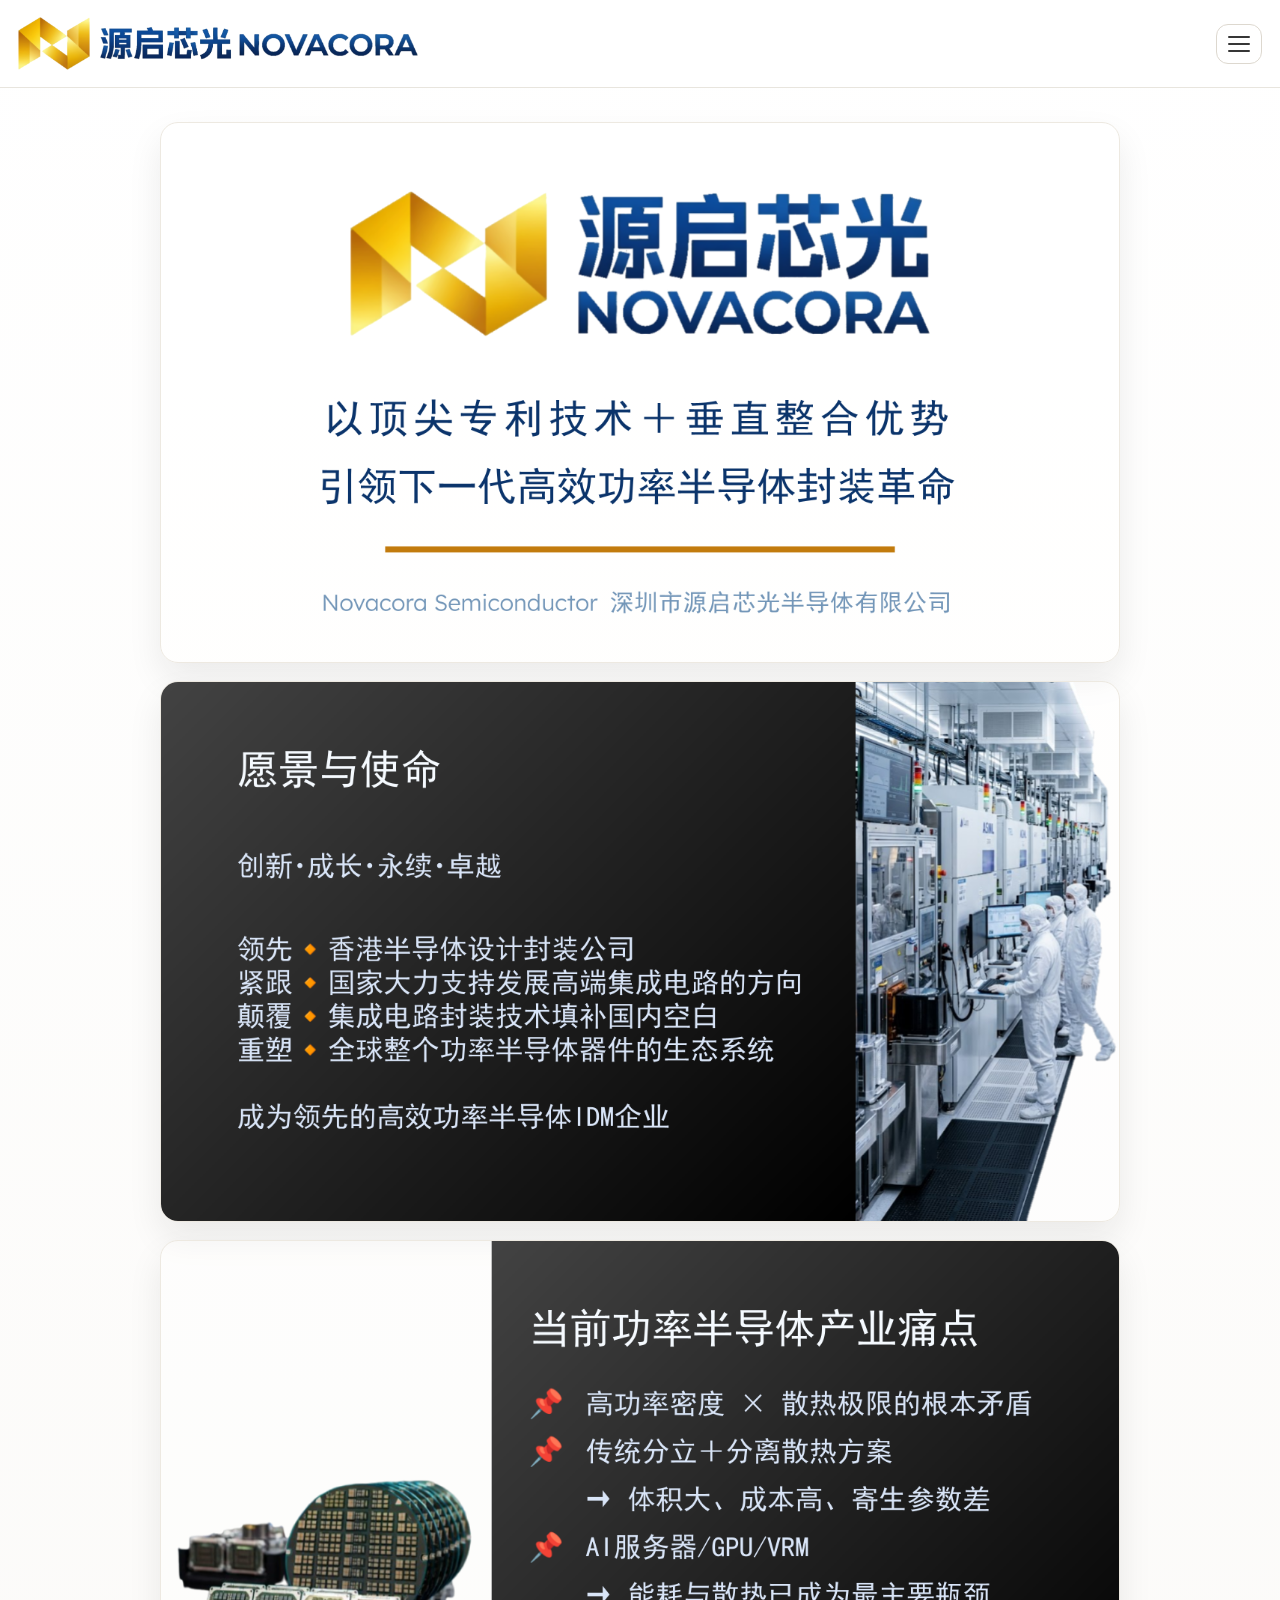
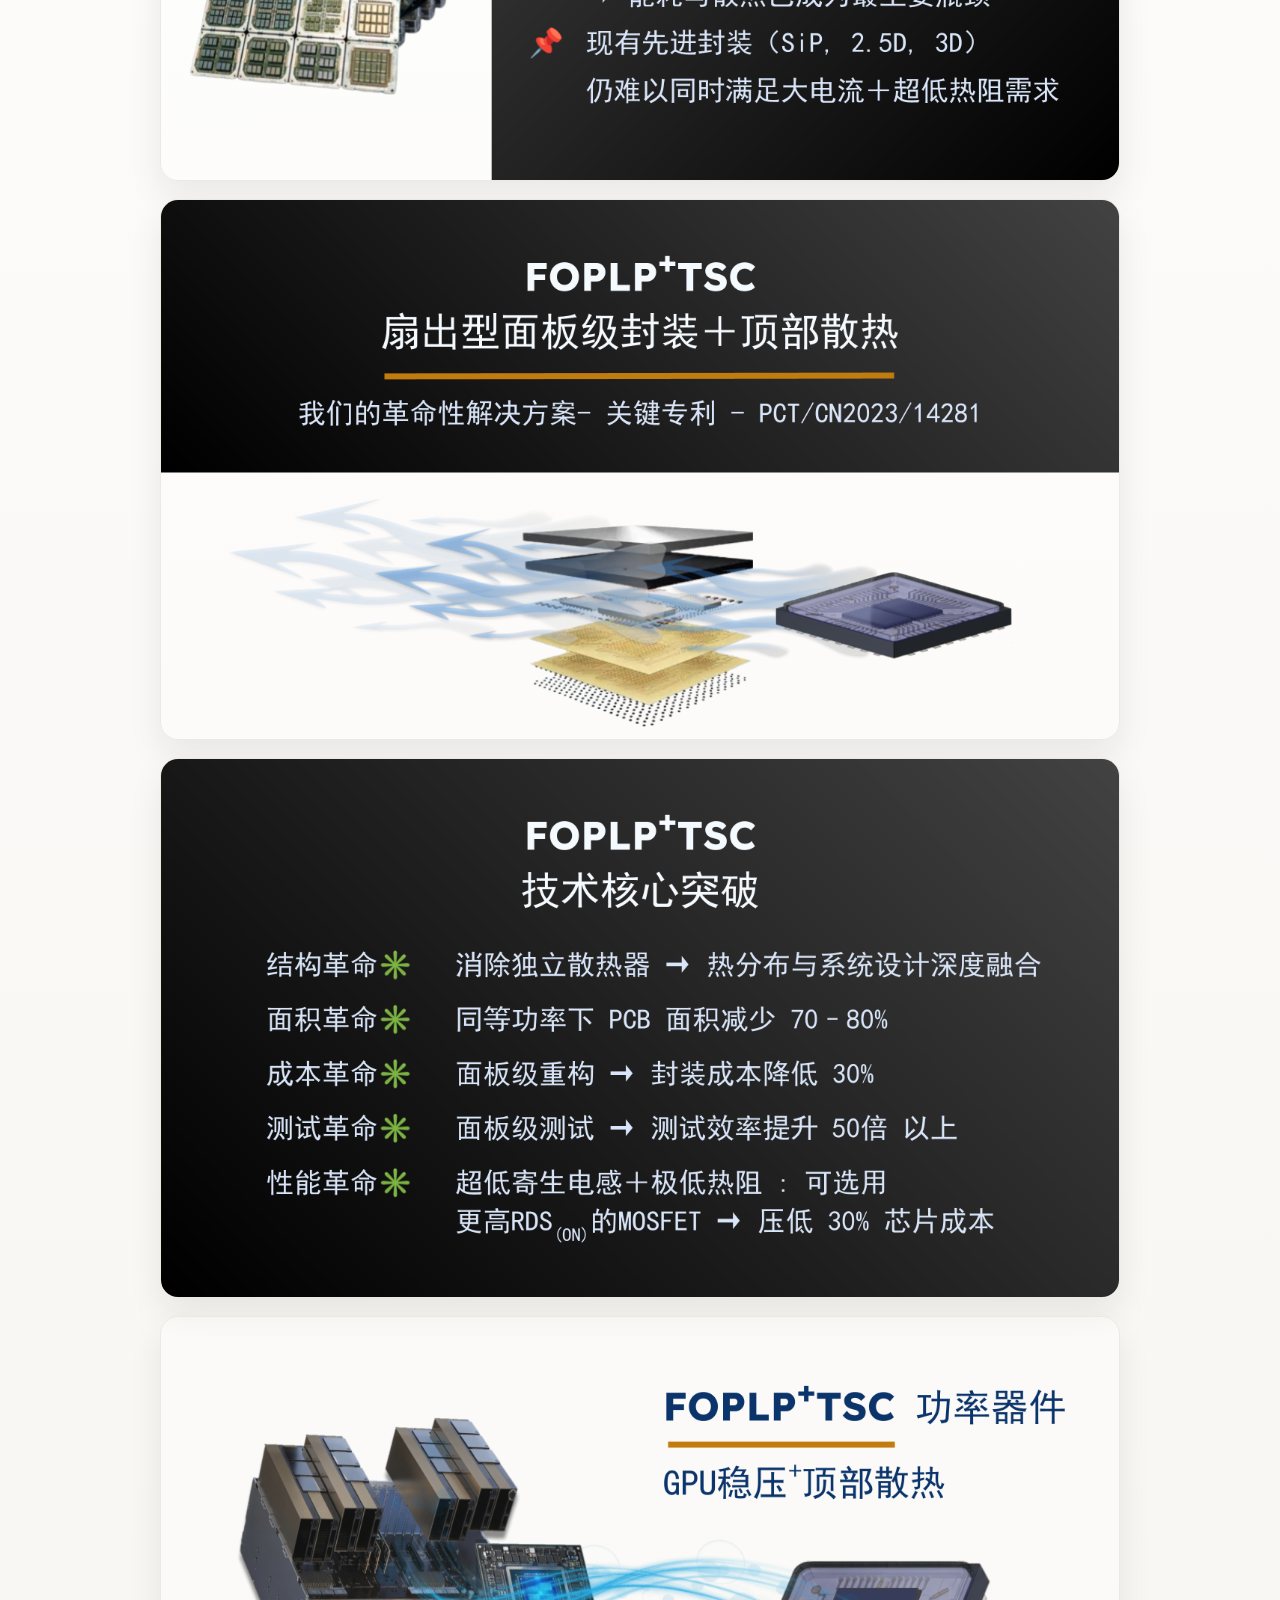
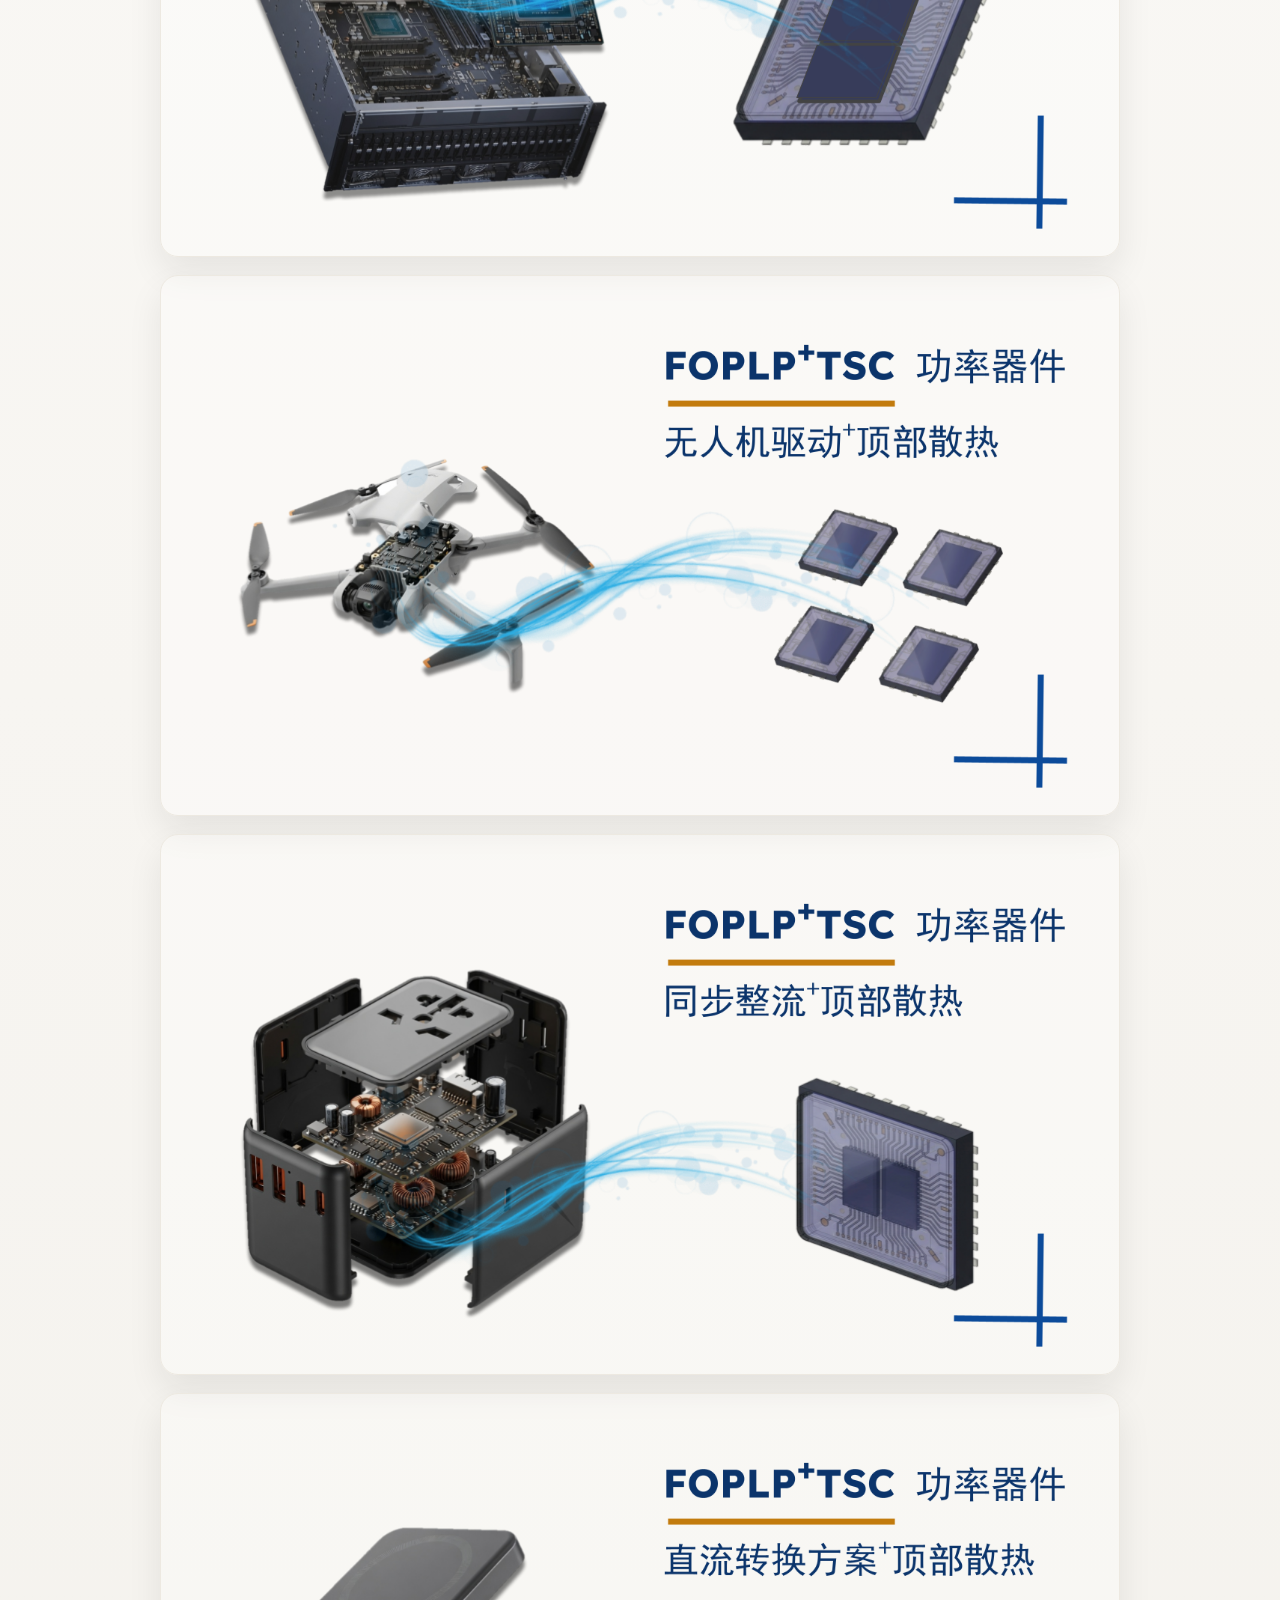
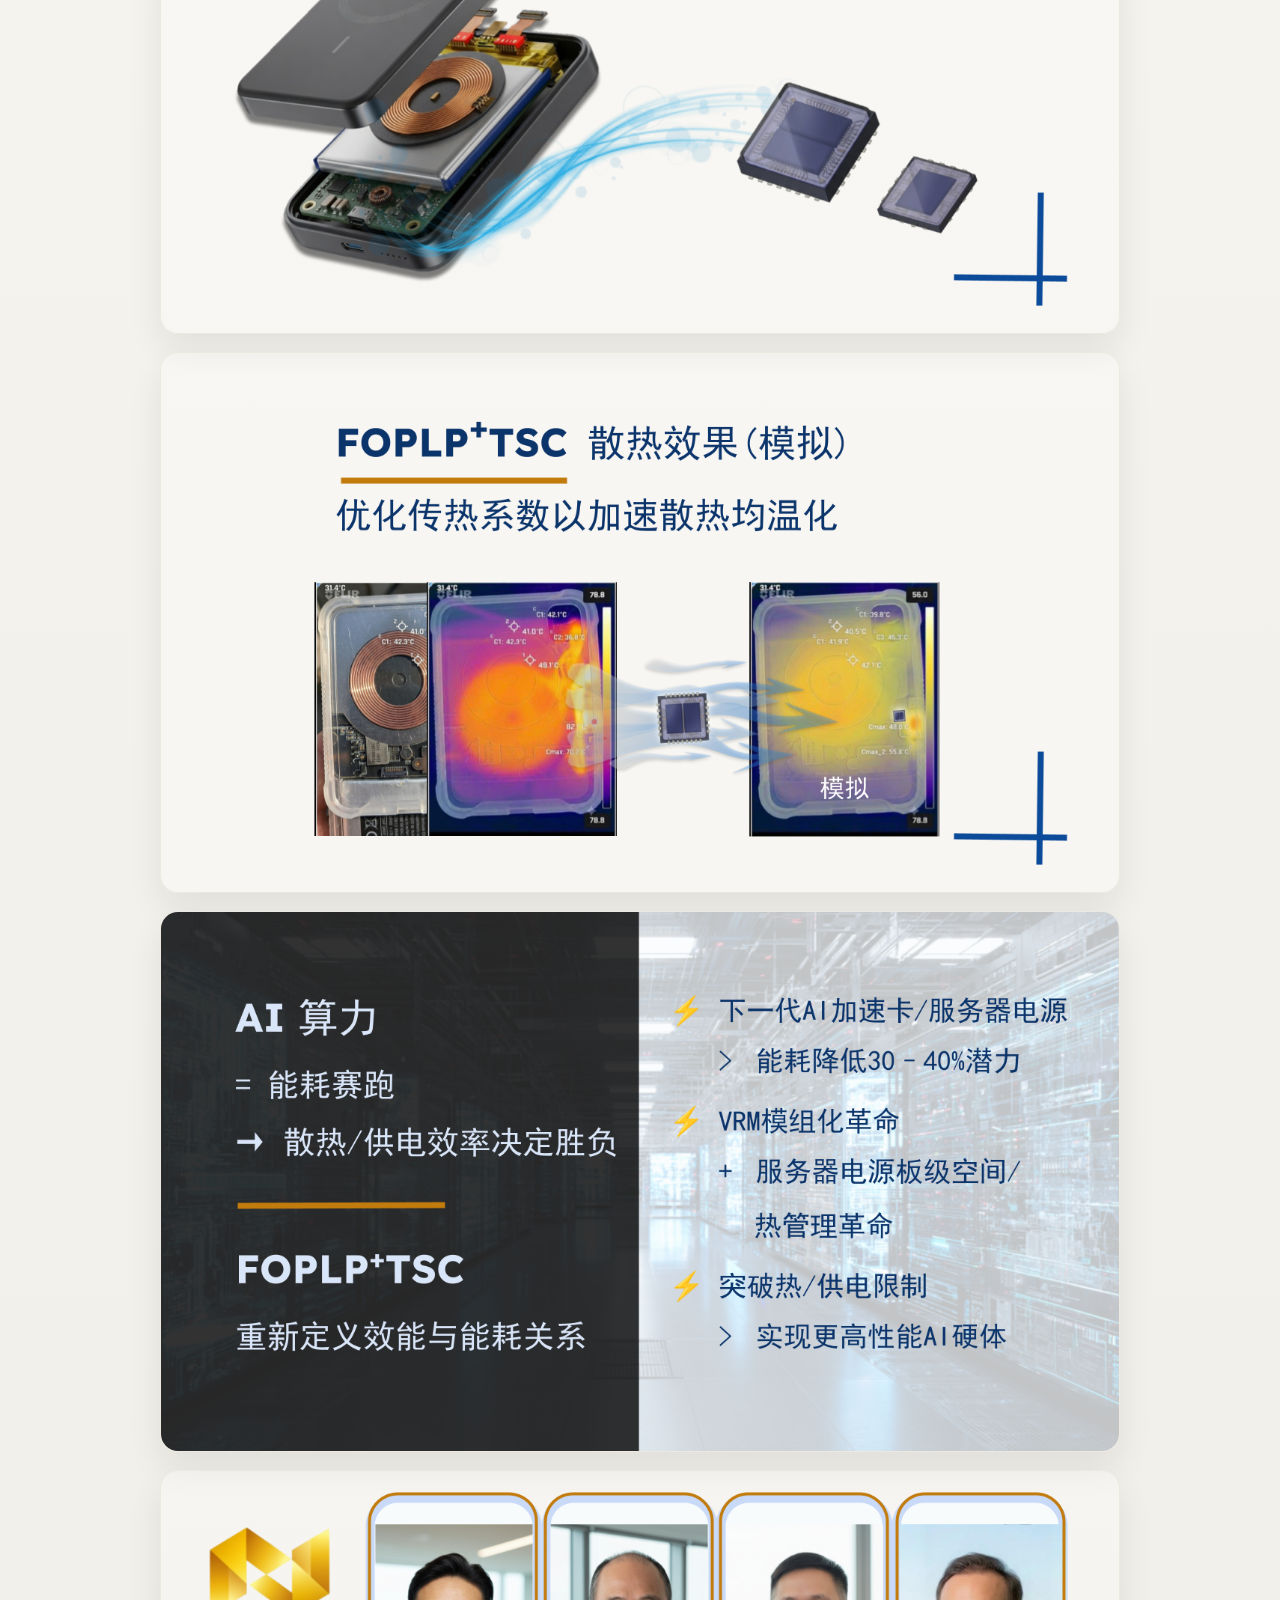
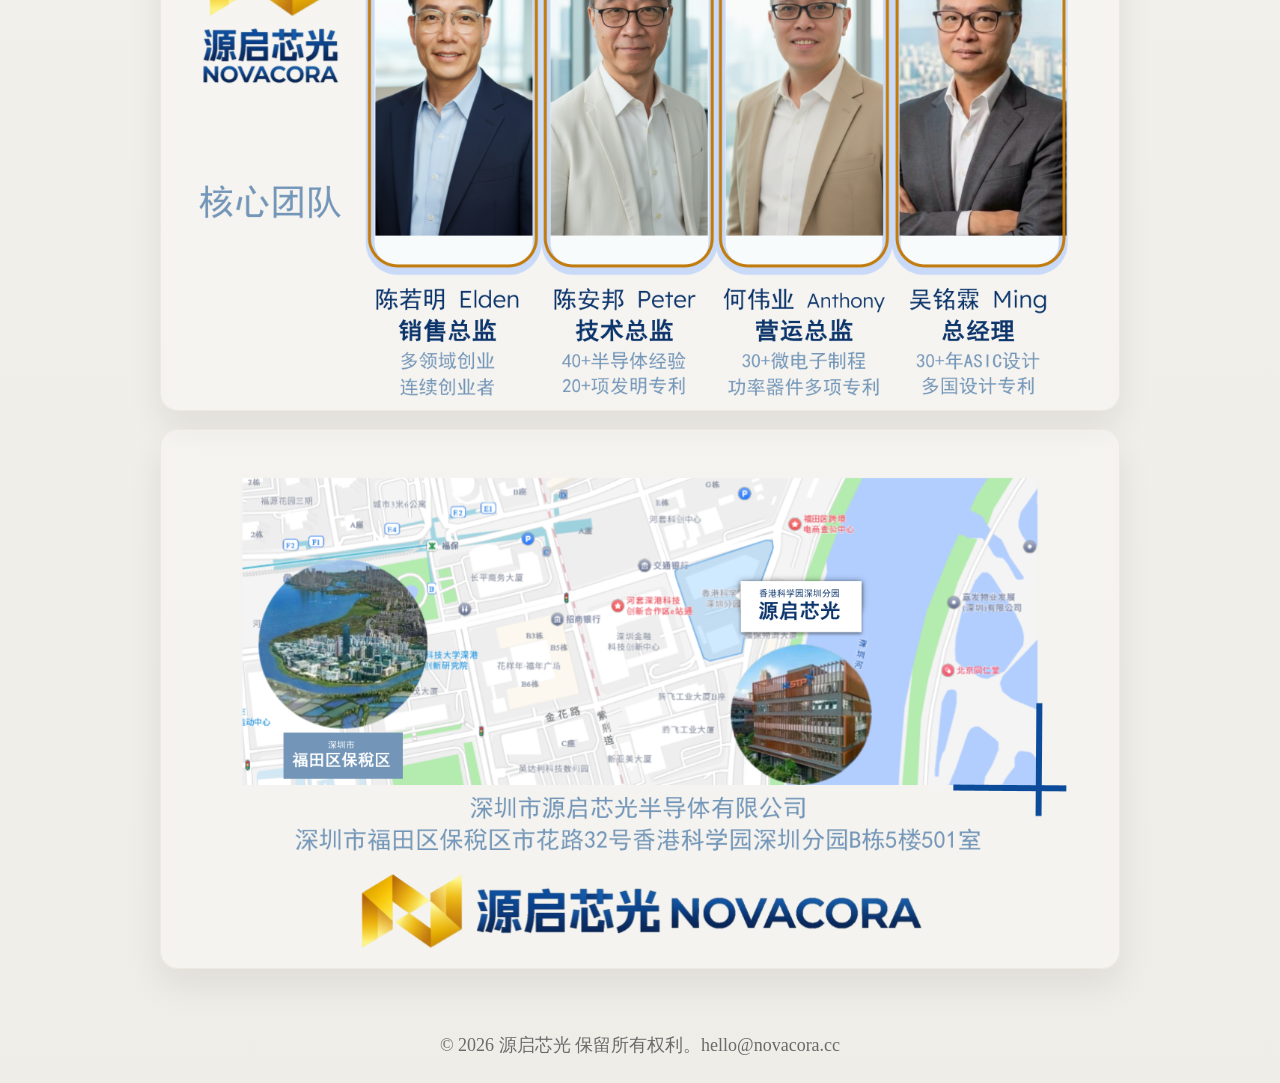
<file: index.html>
<!doctype html>
<html lang="zh-Hans">
<head>
  <meta charset="utf-8">
  <meta name="viewport" content="width=device-width, initial-scale=1">
  <title>源启芯光 | 首页</title>
  <link rel="stylesheet" href="assets/css/styles.css">
</head>
<body>
  <header class="site-header">
    <a class="logo-link" href="index.html" aria-label="返回首页">
      <img src="assets/images/NOVACORA_LOGO_Title.png" alt="源启芯光标识">
    </a>
    <div class="menu-wrap">
      <button class="menu-btn" type="button" aria-label="打开菜单" aria-expanded="false">
        <span></span><span></span><span></span>
      </button>
      <nav class="menu-panel" aria-label="页面菜单">
        <a href="introduction.html">公司简介</a>
        <a href="solution1.html">GPU稳压FOPLP+TSC方案</a>
        <a href="solution2.html">无人机驱动FOPLP+TSC方案</a>
        <a href="solution3.html">同步整流FOPLP+TSC方案</a>
        <a href="solution4.html">直流转换FOPLP+TSC方案</a>
      </nav>
    </div>
  </header>

  <main class="page">
    <section class="home-list">
      <article class="home-block"><img src="assets/images/NOVACORA_WEB_HOME_01.png" alt="首页图一"></article>
      <article class="home-block"><img src="assets/images/NOVACORA_WEB_HOME_02.png" alt="首页图二"></article>
      <article class="home-block"><img src="assets/images/NOVACORA_WEB_HOME_03.png" alt="首页图三"></article>
      <article class="home-block"><img src="assets/images/NOVACORA_WEB_HOME_04.png" alt="首页图四"></article>
      <article class="home-block"><img src="assets/images/NOVACORA_WEB_HOME_05.png" alt="首页图五"></article>
      <article class="home-block"><img src="assets/images/NOVACORA_WEB_HOME_06.png" alt="首页图六"></article>
      <article class="home-block"><img src="assets/images/NOVACORA_WEB_HOME_07.png" alt="首页图七"></article>
      <article class="home-block"><img src="assets/images/NOVACORA_WEB_HOME_08.png" alt="首页图八"></article>
      <article class="home-block"><img src="assets/images/NOVACORA_WEB_HOME_09.png" alt="首页图九"></article>
      <article class="home-block"><img src="assets/images/NOVACORA_WEB_HOME_10.png" alt="首页图十"></article>
      <article class="home-block"><img src="assets/images/NOVACORA_WEB_HOME_11.png" alt="首页图十一"></article>
      <article class="home-block"><img src="assets/images/NOVACORA_WEB_HOME_12.png" alt="首页图十二"></article>
      <article class="home-block"><img src="assets/images/NOVACORA_WEB_HOME_13.png" alt="首页图十三"></article>
    </section>
  </main>

  <footer class="page-footer">© 2026 源启芯光 保留所有权利。hello@novacora.cc</footer>
  <script src="assets/js/site.js"></script>
</body>
</html>
</file>
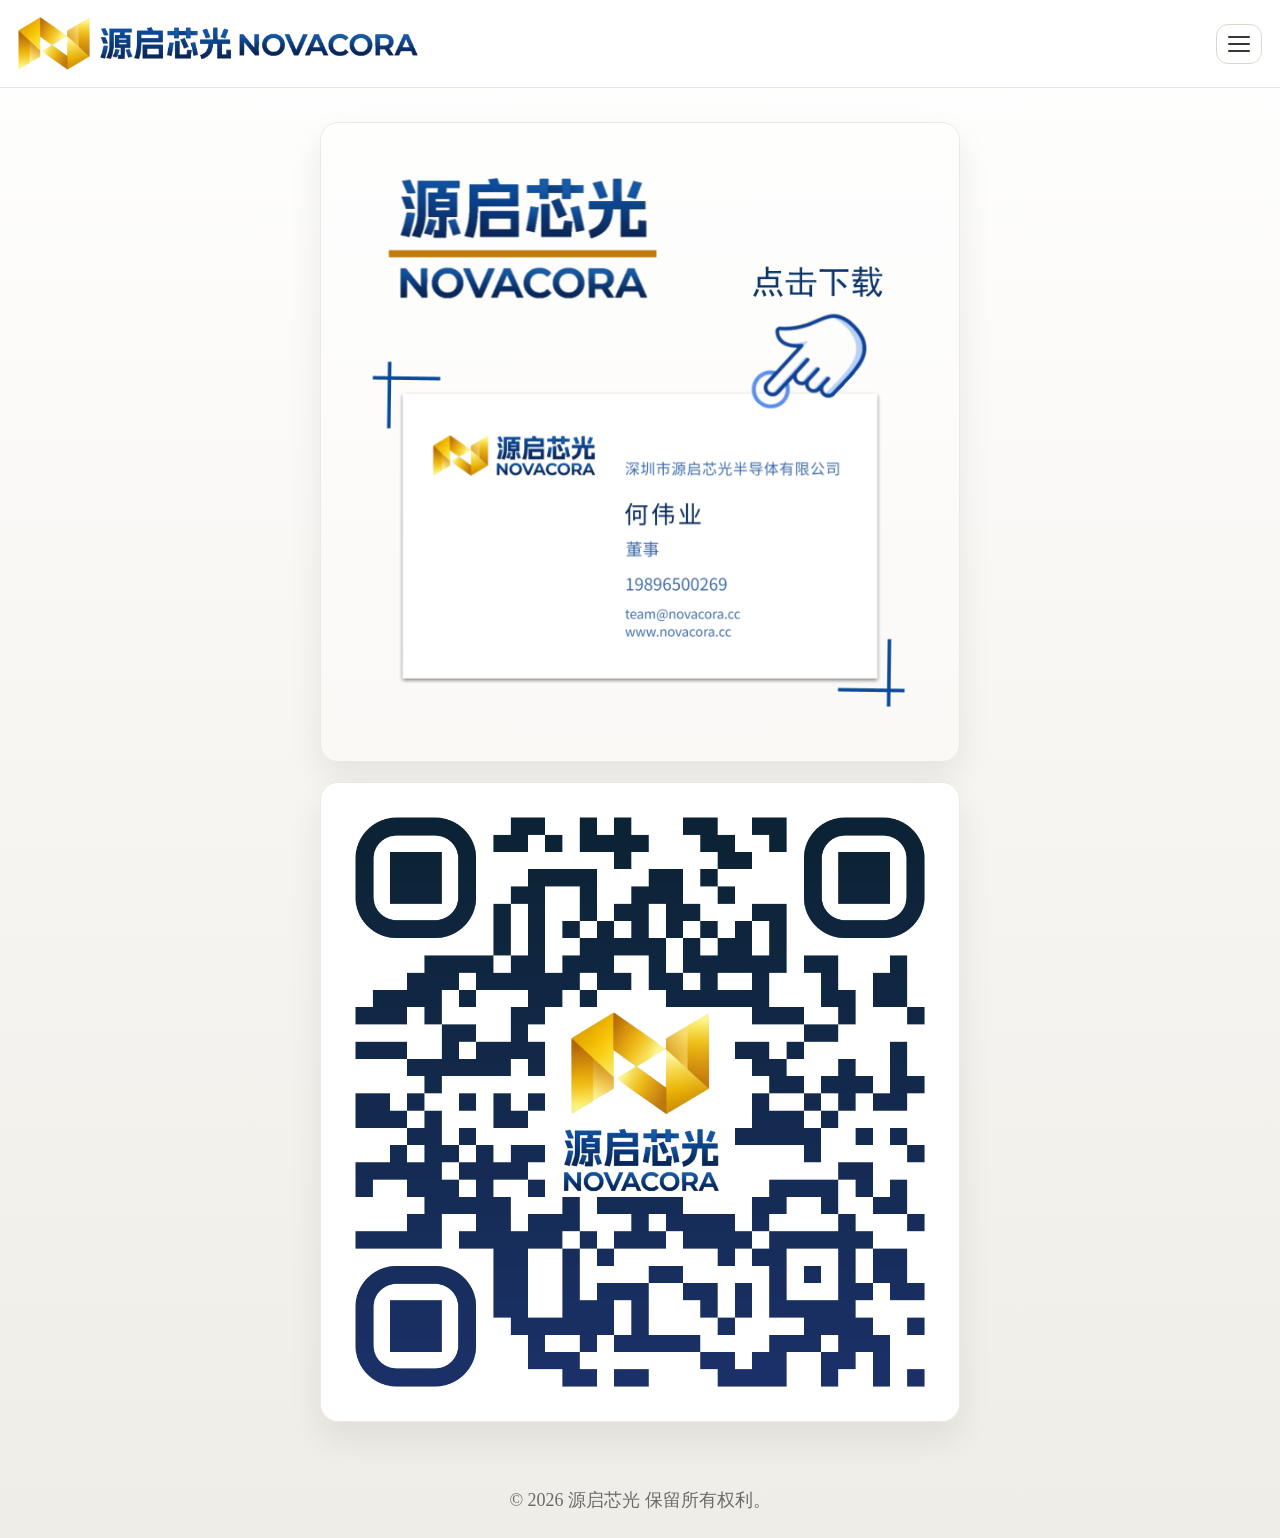
<file: anthony.html>
<!doctype html>
<html lang="zh-Hans">
<head>
  <meta charset="utf-8">
  <meta name="viewport" content="width=device-width, initial-scale=1">
  <title>源启芯光 | ANTHONY</title>
  <link rel="stylesheet" href="assets/css/styles.css">
</head>
<body>
  <header class="site-header">
    <a class="logo-link" href="index.html" aria-label="返回首页">
      <img src="assets/images/NOVACORA_LOGO_Title.png" alt="源启芯光标识">
    </a>
    <div class="menu-wrap">
      <button class="menu-btn" type="button" aria-label="打开菜单" aria-expanded="false">
        <span></span><span></span><span></span>
      </button>
      <nav class="menu-panel" aria-label="页面菜单">
        <a href="introduction.html">公司简介</a>
        <a href="solution1.html">GPU稳压FOPLP+TSC方案</a>
        <a href="solution2.html">无人机驱动FOPLP+TSC方案</a>
        <a href="solution3.html">同步整流FOPLP+TSC方案</a>
        <a href="solution4.html">直流转换FOPLP+TSC方案</a>
      </nav>
    </div>
  </header>

  <main class="page">
    <section class="sub-wrap">
      <article class="sub-image-block">
        <a href="assets/download/Novacora源启芯光_何伟业_ANTHONY.pdf" download="Novacora源启芯光_何伟业_ANTHONY.pdf" aria-label="下载 ANTHONY PDF">
          <img src="assets/images/NOVACORA_WEB_DOWNALOAD_ANTHONY.png" alt="点击下载 ANTHONY 名片 PDF">
        </a>
      </article>
      <article class="sub-image-block">
        <img src="assets/images/qr-code_NOVACORA_ANTHONY.png" alt="ANTHONY 二维码">
      </article>
    </section>
  </main>

  <footer class="page-footer">© 2026 源启芯光 保留所有权利。</footer>
  <script src="assets/js/site.js"></script>
</body>
</html>
</file>
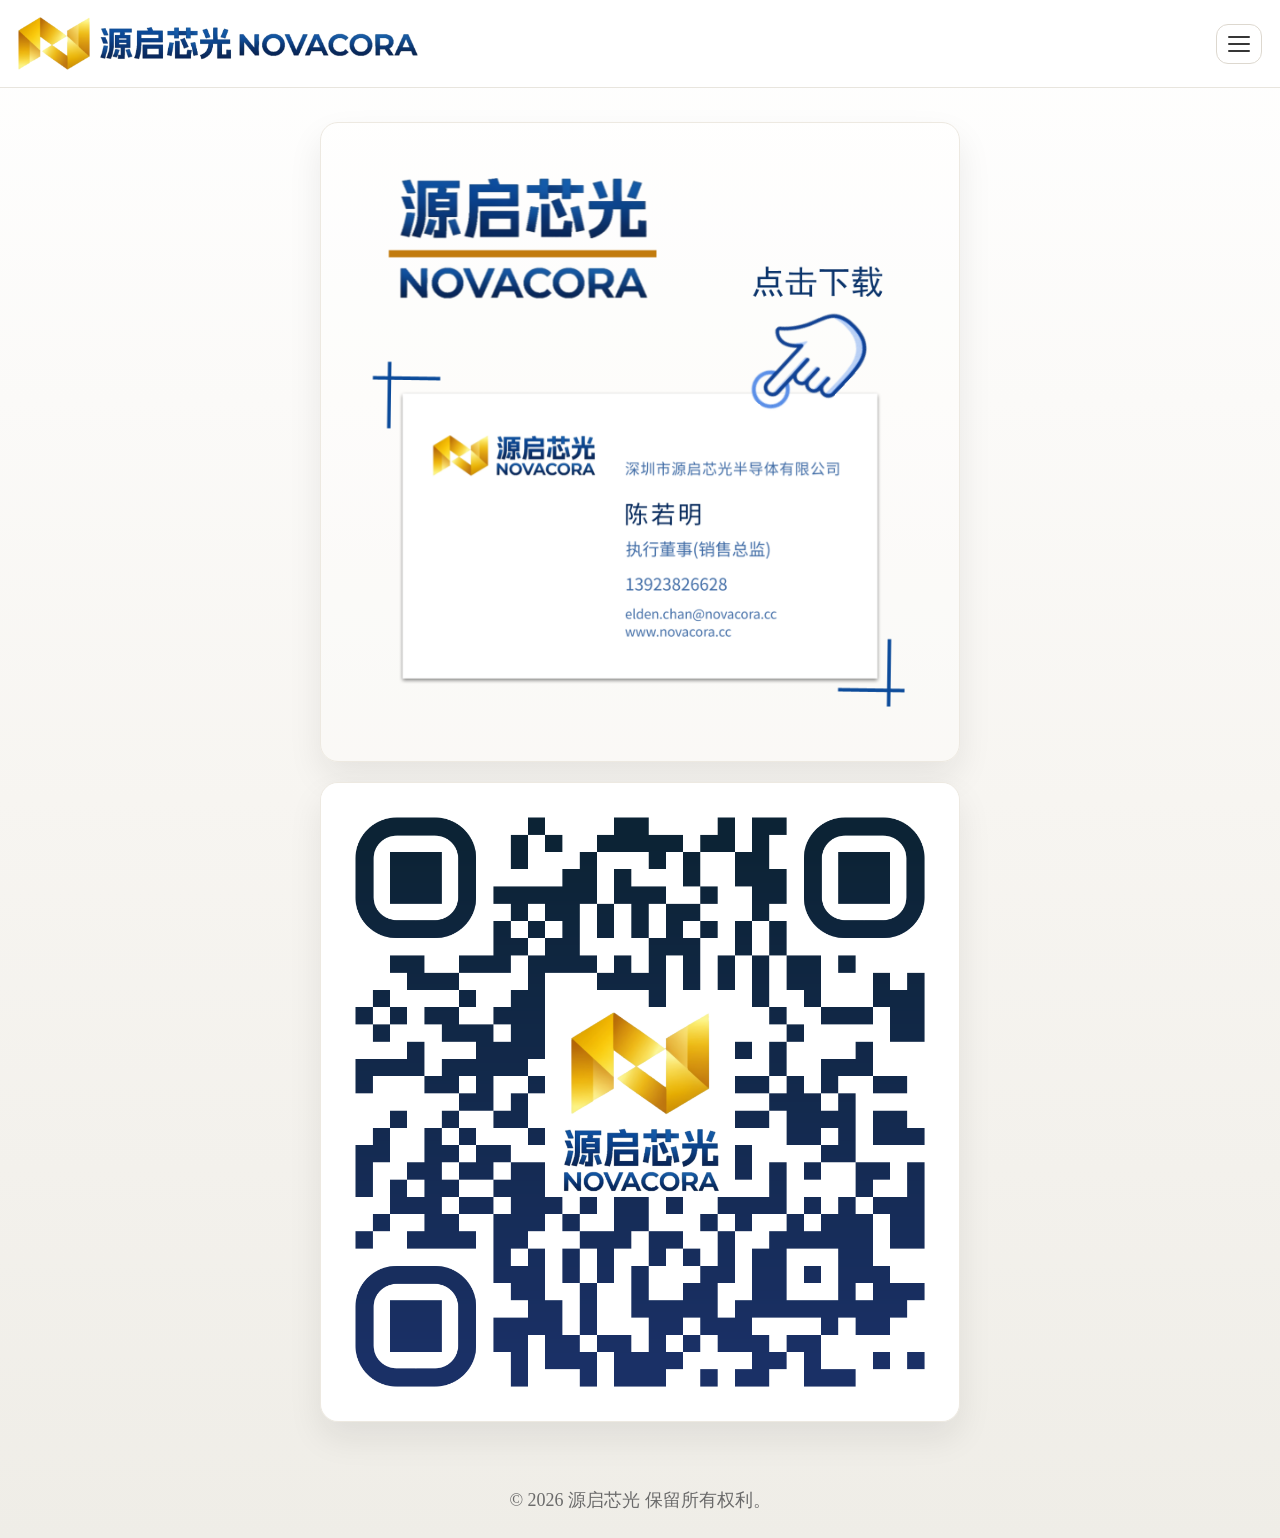
<file: elden.html>
<!doctype html>
<html lang="zh-Hans">
<head>
  <meta charset="utf-8">
  <meta name="viewport" content="width=device-width, initial-scale=1">
  <title>源启芯光 | ELDEN</title>
  <link rel="stylesheet" href="assets/css/styles.css">
</head>
<body>
  <header class="site-header">
    <a class="logo-link" href="index.html" aria-label="返回首页">
      <img src="assets/images/NOVACORA_LOGO_Title.png" alt="源启芯光标识">
    </a>
    <div class="menu-wrap">
      <button class="menu-btn" type="button" aria-label="打开菜单" aria-expanded="false">
        <span></span><span></span><span></span>
      </button>
      <nav class="menu-panel" aria-label="页面菜单">
        <a href="introduction.html">公司简介</a>
        <a href="solution1.html">GPU稳压FOPLP+TSC方案</a>
        <a href="solution2.html">无人机驱动FOPLP+TSC方案</a>
        <a href="solution3.html">同步整流FOPLP+TSC方案</a>
        <a href="solution4.html">直流转换FOPLP+TSC方案</a>
      </nav>
    </div>
  </header>

  <main class="page">
    <section class="sub-wrap">
      <article class="sub-image-block">
        <a href="assets/download/Novacora源启芯光_陈若明_ELDEN.pdf" download="Novacora源启芯光_陈若明_ELDEN.pdf" aria-label="下载 ELDEN PDF">
          <img src="assets/images/NOVACORA_WEB_DOWNALOAD_ELDEN.png" alt="点击下载 ELDEN 名片 PDF">
        </a>
      </article>
      <article class="sub-image-block">
        <img src="assets/images/qr-code_NOVACORA_ELDEN.png" alt="ELDEN 二维码">
      </article>
    </section>
  </main>

  <footer class="page-footer">© 2026 源启芯光 保留所有权利。</footer>
  <script src="assets/js/site.js"></script>
</body>
</html>
</file>
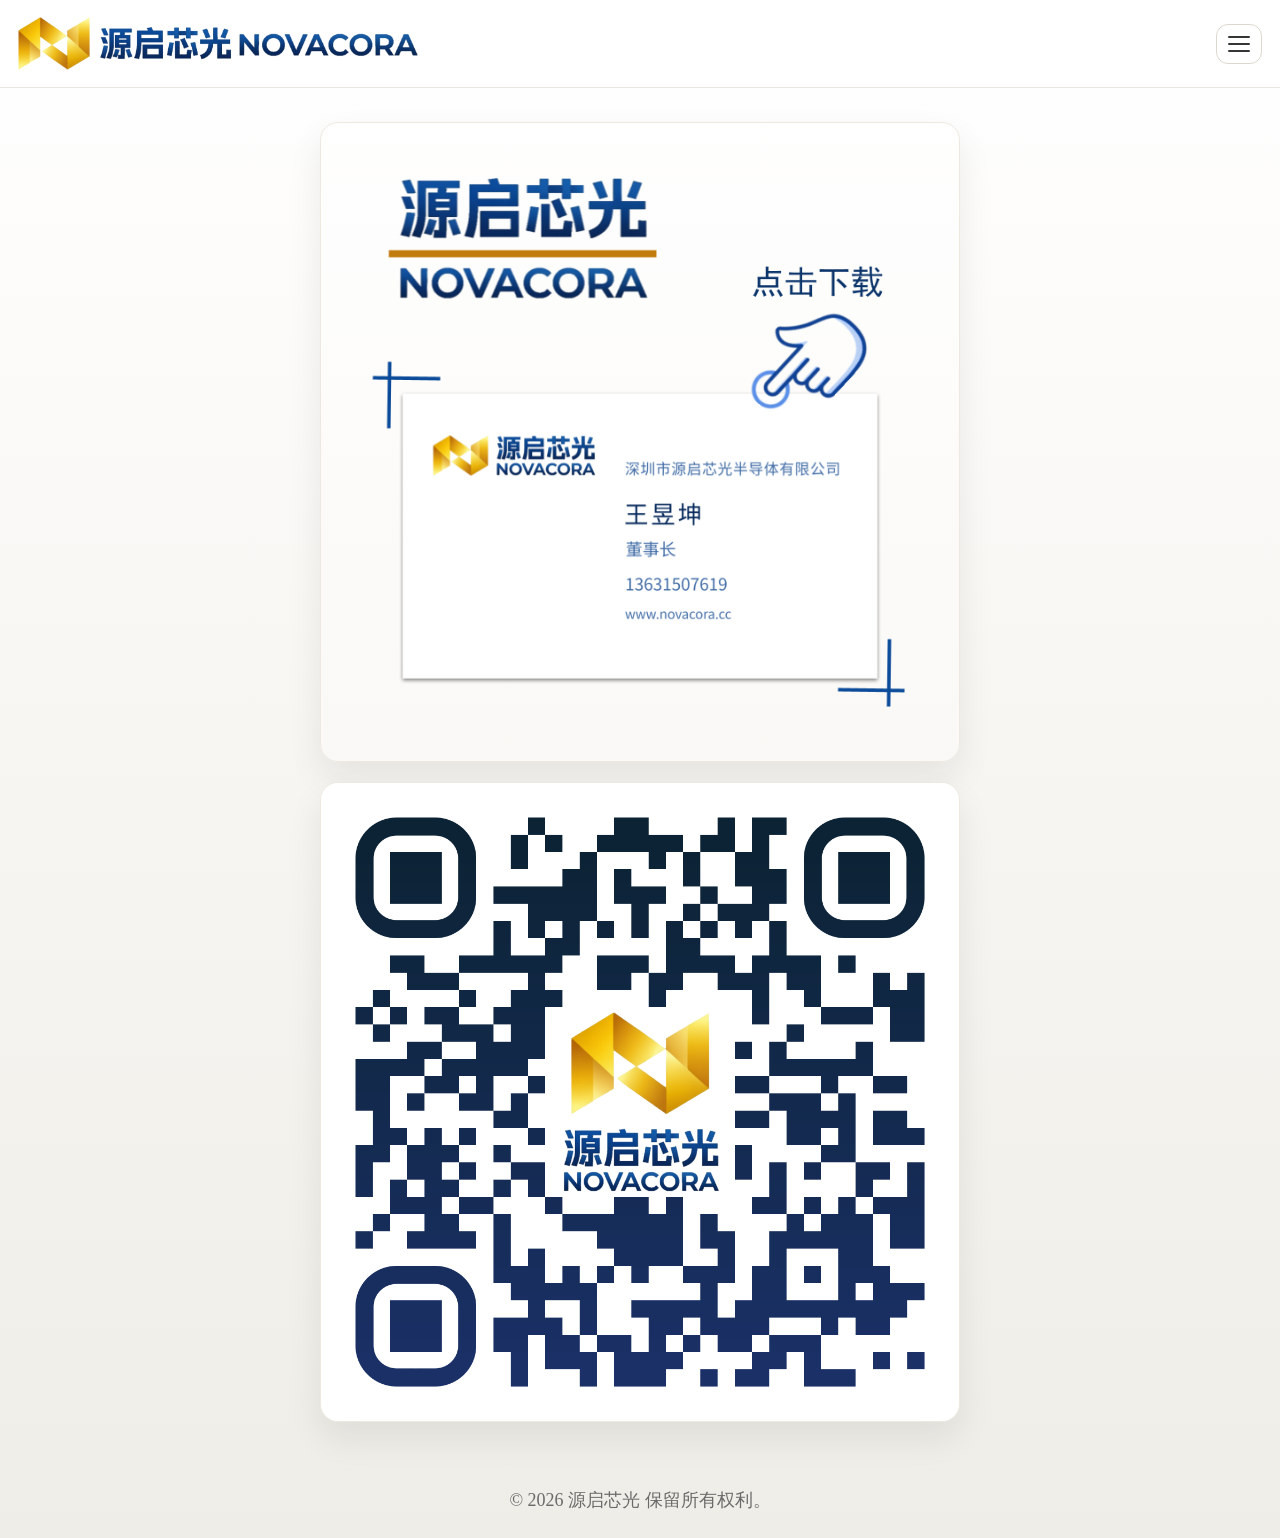
<file: harry.html>
<!doctype html>
<html lang="zh-Hans">
<head>
  <meta charset="utf-8">
  <meta name="viewport" content="width=device-width, initial-scale=1">
  <title>源启芯光 | HARRY</title>
  <link rel="stylesheet" href="assets/css/styles.css">
</head>
<body>
  <header class="site-header">
    <a class="logo-link" href="index.html" aria-label="返回首页">
      <img src="assets/images/NOVACORA_LOGO_Title.png" alt="源启芯光标识">
    </a>
    <div class="menu-wrap">
      <button class="menu-btn" type="button" aria-label="打开菜单" aria-expanded="false">
        <span></span><span></span><span></span>
      </button>
      <nav class="menu-panel" aria-label="页面菜单">
        <a href="introduction.html">公司简介</a>
        <a href="solution1.html">GPU稳压FOPLP+TSC方案</a>
        <a href="solution2.html">无人机驱动FOPLP+TSC方案</a>
        <a href="solution3.html">同步整流FOPLP+TSC方案</a>
        <a href="solution4.html">直流转换FOPLP+TSC方案</a>
      </nav>
    </div>
  </header>

  <main class="page">
    <section class="sub-wrap">
      <article class="sub-image-block">
        <a href="assets/download/Novacora源启芯光_王昱坤_HARRY.pdf" download="Novacora源启芯光_王昱坤_HARRY.pdf" aria-label="下载 HARRY PDF">
          <img src="assets/images/NOVACORA_WEB_DOWNALOAD_HARRY.png" alt="点击下载 HARRY 名片 PDF">
        </a>
      </article>
      <article class="sub-image-block">
        <img src="assets/images/qr-code_NOVACORA_HARRY.png" alt="HARRY 二维码">
      </article>
    </section>
  </main>

  <footer class="page-footer">© 2026 源启芯光 保留所有权利。</footer>
  <script src="assets/js/site.js"></script>
</body>
</html>
</file>
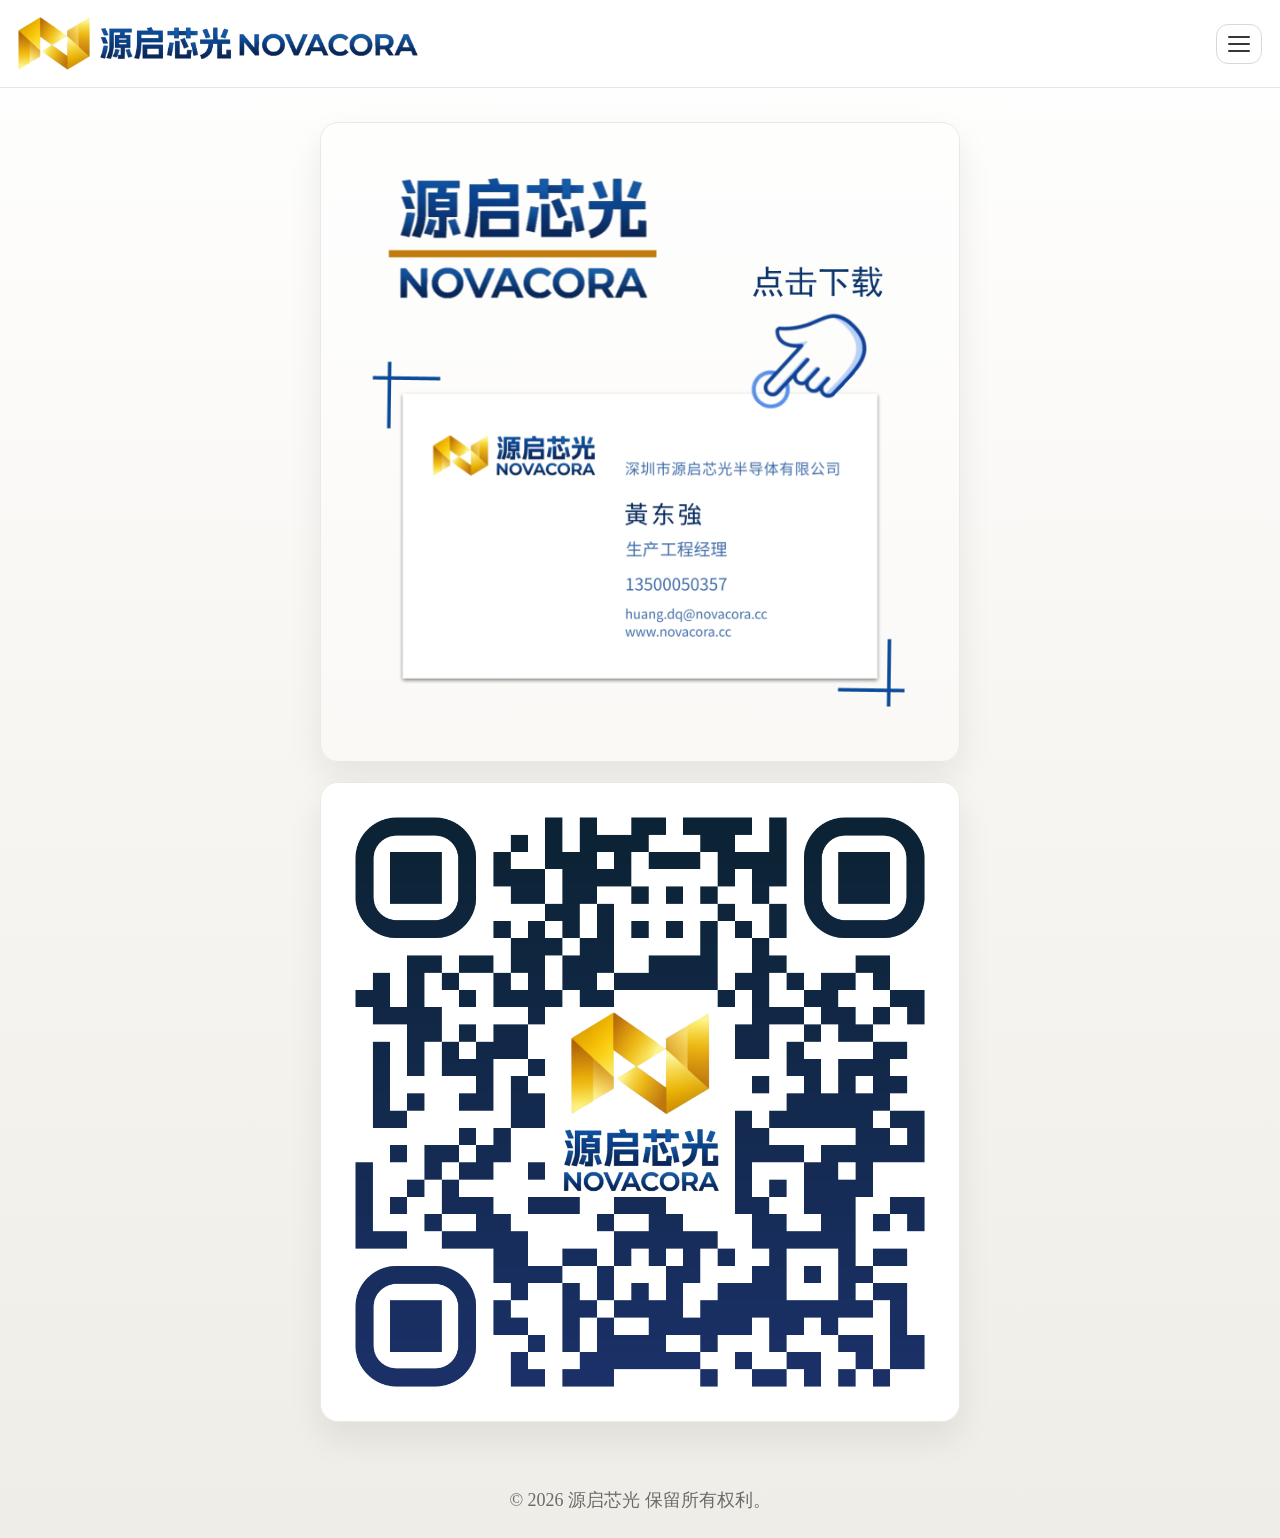
<file: huangdq.html>
<!doctype html>
<html lang="zh-Hans">
<head>
  <meta charset="utf-8">
  <meta name="viewport" content="width=device-width, initial-scale=1">
  <title>源启芯光 | HUANGDQ</title>
  <link rel="stylesheet" href="assets/css/styles.css">
</head>
<body>
  <header class="site-header">
    <a class="logo-link" href="index.html" aria-label="返回首页">
      <img src="assets/images/NOVACORA_LOGO_Title.png" alt="源启芯光标识">
    </a>
    <div class="menu-wrap">
      <button class="menu-btn" type="button" aria-label="打开菜单" aria-expanded="false">
        <span></span><span></span><span></span>
      </button>
      <nav class="menu-panel" aria-label="页面菜单">
        <a href="introduction.html">公司简介</a>
        <a href="solution1.html">GPU稳压FOPLP+TSC方案</a>
        <a href="solution2.html">无人机驱动FOPLP+TSC方案</a>
        <a href="solution3.html">同步整流FOPLP+TSC方案</a>
        <a href="solution4.html">直流转换FOPLP+TSC方案</a>
      </nav>
    </div>
  </header>

  <main class="page">
    <section class="sub-wrap">
      <article class="sub-image-block">
        <a href="assets/download/Novacora源启芯光_黃东強_HUANGDQ.pdf" download="Novacora源启芯光_黃东強_HUANGDQ.pdf" aria-label="下载 HUANGDQ PDF">
          <img src="assets/images/NOVACORA_WEB_DOWNALOAD_HUANGDQ.png" alt="点击下载 HUANGDQ 名片 PDF">
        </a>
      </article>
      <article class="sub-image-block">
        <img src="assets/images/qr-code_NOVACORA_HUANGDQ.png" alt="HUANGDQ 二维码">
      </article>
    </section>
  </main>

  <footer class="page-footer">© 2026 源启芯光 保留所有权利。</footer>
  <script src="assets/js/site.js"></script>
</body>
</html>
</file>
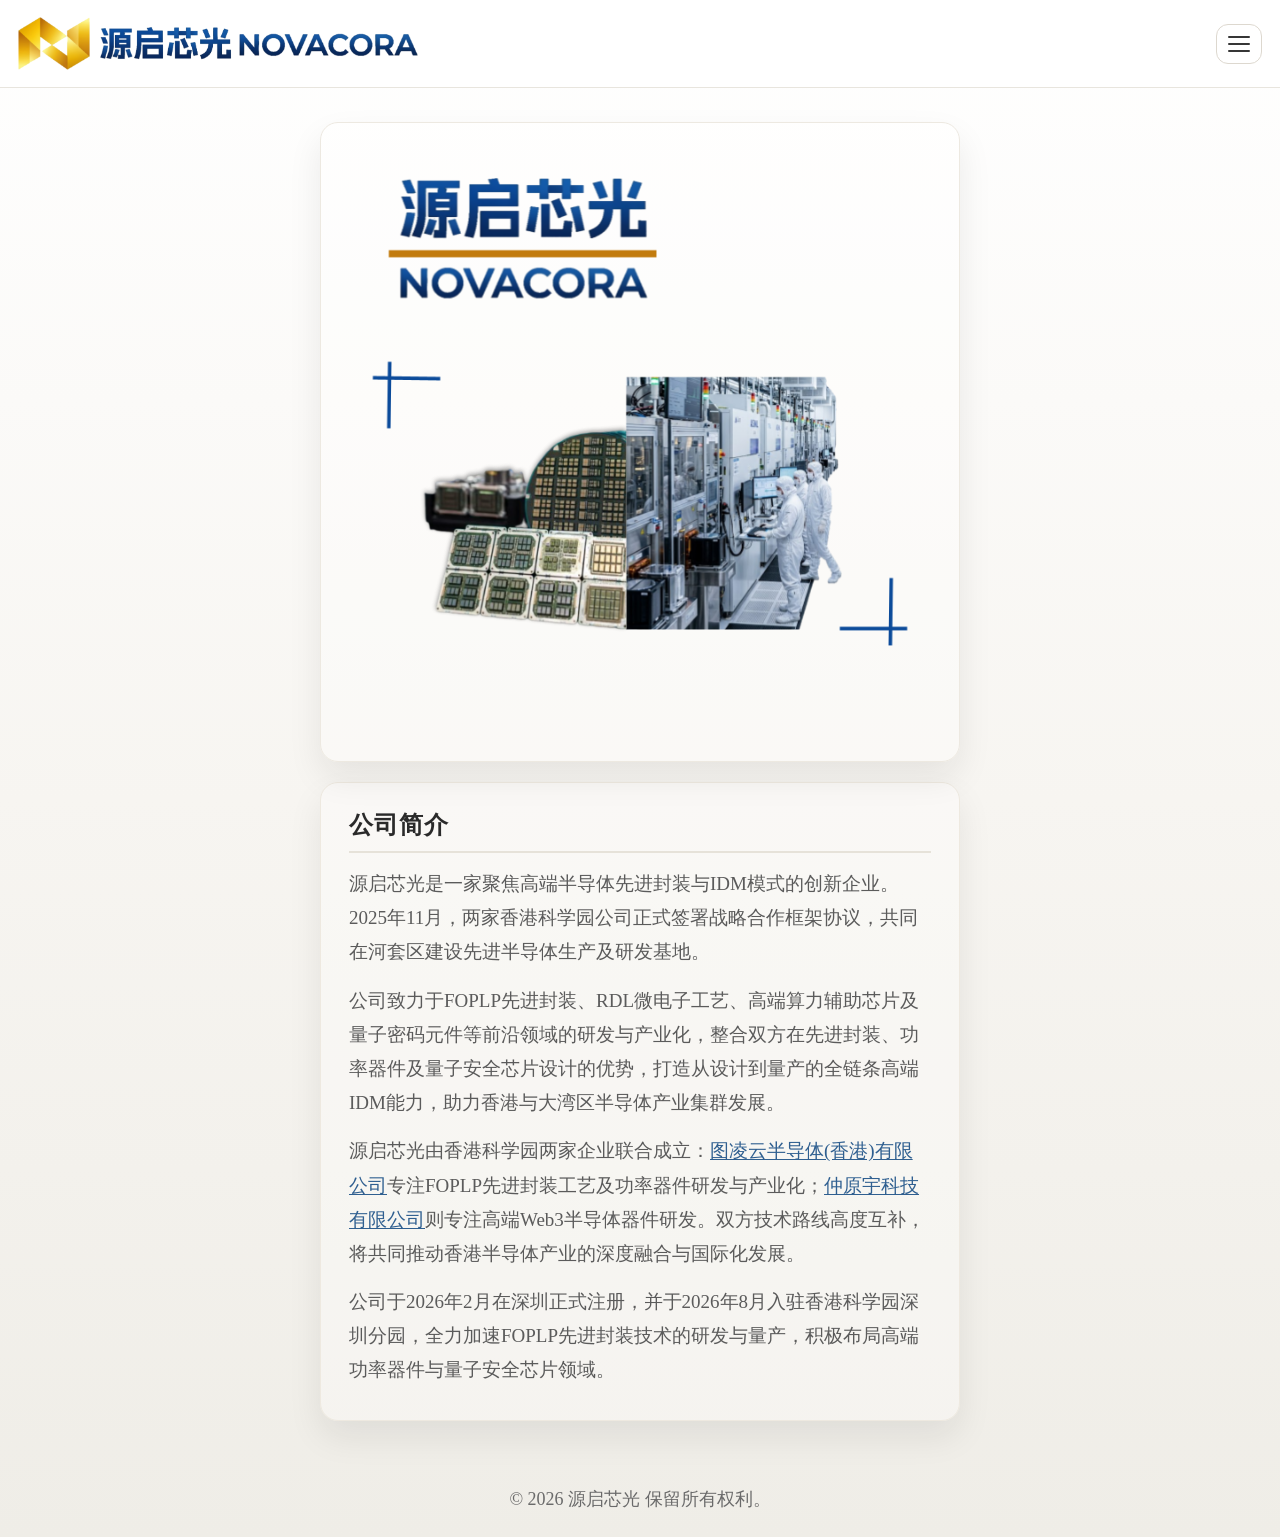
<file: introduction.html>
<!doctype html>
<html lang="zh-Hans">
<head>
  <meta charset="utf-8">
  <meta name="viewport" content="width=device-width, initial-scale=1">
  <title>源启芯光 | 公司简介</title>
  <link rel="stylesheet" href="assets/css/styles.css">
</head>
<body>
  <header class="site-header">
    <a class="logo-link" href="index.html" aria-label="返回首页">
      <img src="assets/images/NOVACORA_LOGO_Title.png" alt="源启芯光标识">
    </a>
    <div class="menu-wrap">
      <button class="menu-btn" type="button" aria-label="打开菜单" aria-expanded="false">
        <span></span><span></span><span></span>
      </button>
      <nav class="menu-panel" aria-label="页面菜单">
        <a href="introduction.html">公司简介</a>
        <a href="solution1.html">GPU稳压FOPLP+TSC方案</a>
        <a href="solution2.html">无人机驱动FOPLP+TSC方案</a>
        <a href="solution3.html">同步整流FOPLP+TSC方案</a>
        <a href="solution4.html">直流转换FOPLP+TSC方案</a>
      </nav>
    </div>
  </header>

  <main class="page">
    <section class="sub-wrap">
      <article class="sub-image-block">
        <img src="assets/images/NOVACORA_WEB_SUB_INTRODUCTION.png" alt="公司简介配图">
      </article>

      <article class="menu-text">
        <h1 class="menu-title">公司简介</h1>
        <section class="menu-item">
          <p>源启芯光是一家聚焦高端半导体先进封装与IDM模式的创新企业。2025年11月，两家香港科学园公司正式签署战略合作框架协议，共同在河套区建设先进半导体生产及研发基地。</p>
        </section>
        <section class="menu-item">
          <p>公司致力于FOPLP先进封装、RDL微电子工艺、高端算力辅助芯片及量子密码元件等前沿领域的研发与产业化，整合双方在先进封装、功率器件及量子安全芯片设计的优势，打造从设计到量产的全链条高端IDM能力，助力香港与大湾区半导体产业集群发展。</p>
        </section>
        <section class="menu-item">
          <p>源启芯光由香港科学园两家企业联合成立：<a href="https://www.tr-semi.com" target="_blank" rel="noopener noreferrer">图凌云半导体(香港)有限公司</a>专注FOPLP先进封装工艺及功率器件研发与产业化；<a href="https://www.realmatter.io" target="_blank" rel="noopener noreferrer">仲原宇科技有限公司</a>则专注高端Web3半导体器件研发。双方技术路线高度互补，将共同推动香港半导体产业的深度融合与国际化发展。</p>
        </section>
        <section class="menu-item">
          <p>公司于2026年2月在深圳正式注册，并于2026年8月入驻香港科学园深圳分园，全力加速FOPLP先进封装技术的研发与量产，积极布局高端功率器件与量子安全芯片领域。</p>
        </section>
      </article>
    </section>
  </main>

  <footer class="page-footer">© 2026 源启芯光 保留所有权利。</footer>
  <script src="assets/js/site.js"></script>
</body>
</html>
</file>
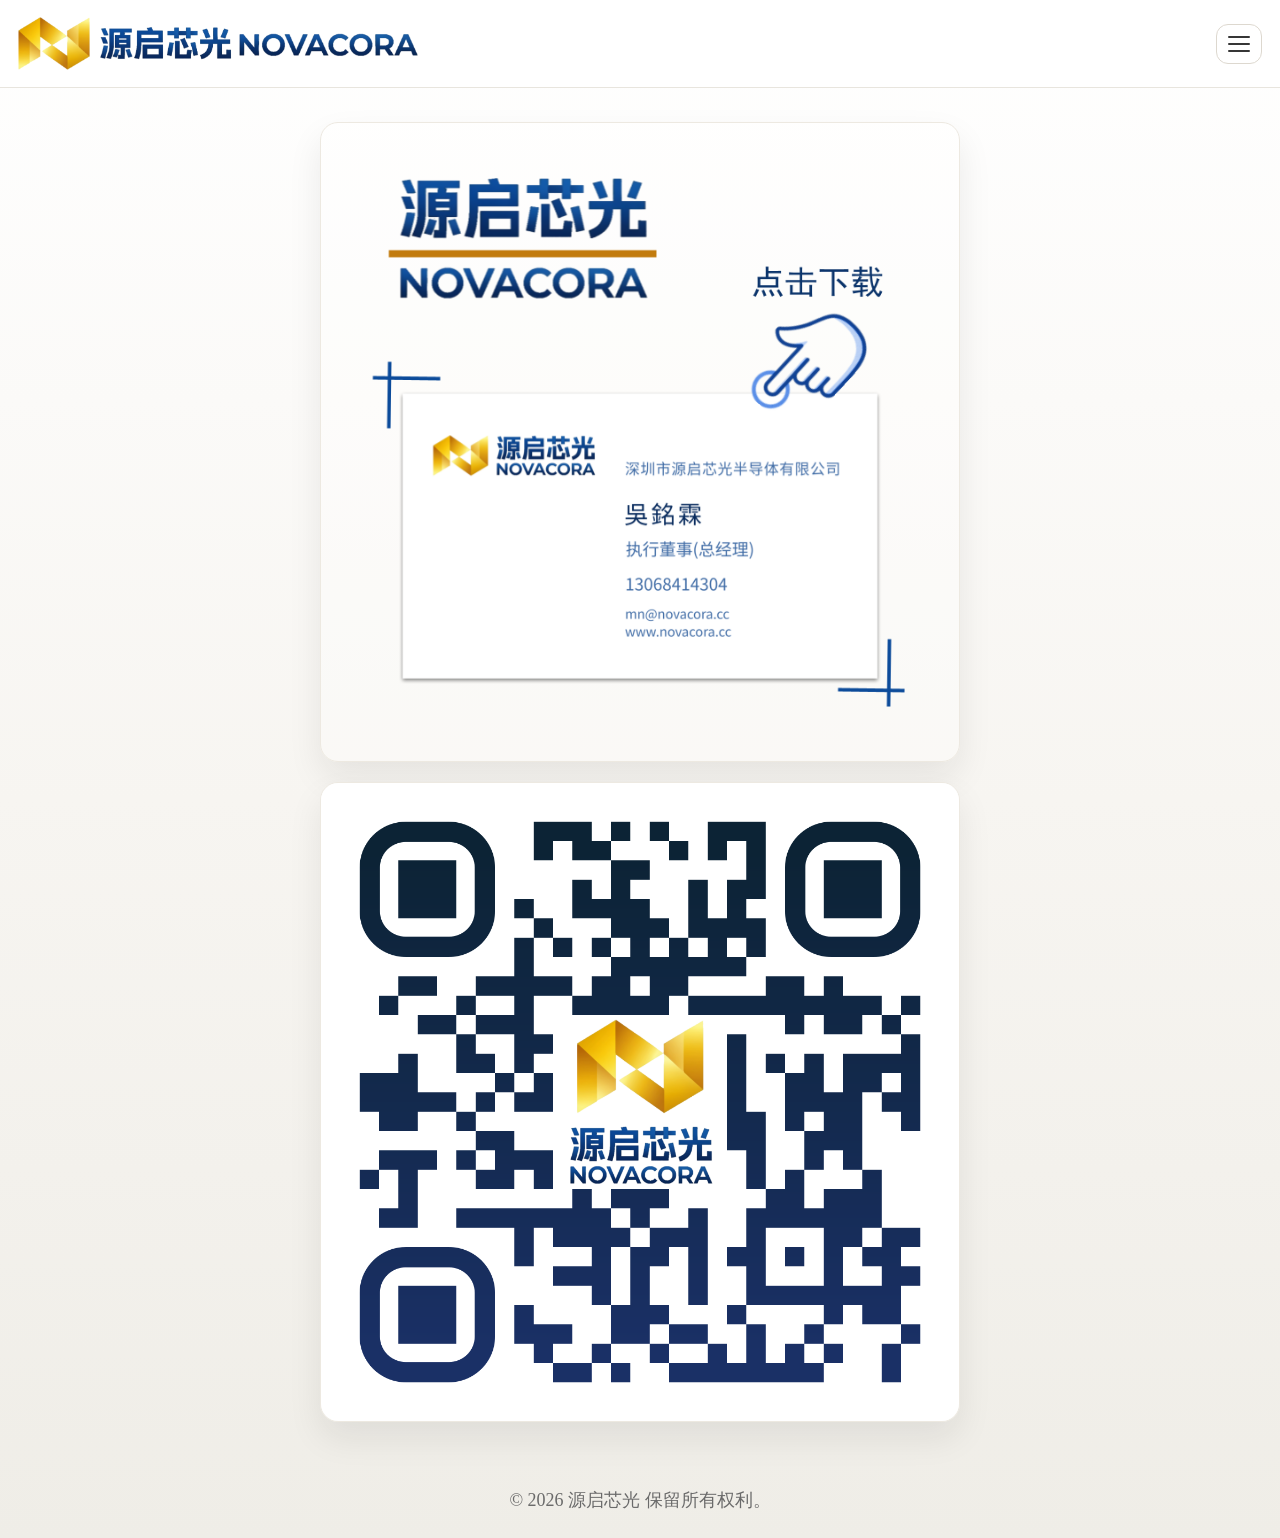
<file: ming.html>
<!doctype html>
<html lang="zh-Hans">
<head>
  <meta charset="utf-8">
  <meta name="viewport" content="width=device-width, initial-scale=1">
  <title>源启芯光 | MING</title>
  <link rel="stylesheet" href="assets/css/styles.css">
</head>
<body>
  <header class="site-header">
    <a class="logo-link" href="index.html" aria-label="返回首页">
      <img src="assets/images/NOVACORA_LOGO_Title.png" alt="源启芯光标识">
    </a>
    <div class="menu-wrap">
      <button class="menu-btn" type="button" aria-label="打开菜单" aria-expanded="false">
        <span></span><span></span><span></span>
      </button>
      <nav class="menu-panel" aria-label="页面菜单">
        <a href="introduction.html">公司简介</a>
        <a href="solution1.html">GPU稳压FOPLP+TSC方案</a>
        <a href="solution2.html">无人机驱动FOPLP+TSC方案</a>
        <a href="solution3.html">同步整流FOPLP+TSC方案</a>
        <a href="solution4.html">直流转换FOPLP+TSC方案</a>
      </nav>
    </div>
  </header>

  <main class="page">
    <section class="sub-wrap">
      <article class="sub-image-block">
        <a href="assets/download/Novacora源启芯光_吳銘霖_MING.pdf" download="Novacora源启芯光_ 吳銘霖_MING.pdf" aria-label="下载 MING PDF">
          <img src="assets/images/NOVACORA_WEB_DOWNALOAD_MING.png" alt="点击下载 MING 名片 PDF">
        </a>
      </article>
      <article class="sub-image-block">
        <img src="assets/images/qr-code_NOVACORA_MING.png" alt="MING 二维码">
      </article>
    </section>
  </main>

  <footer class="page-footer">© 2026 源启芯光 保留所有权利。</footer>
  <script src="assets/js/site.js"></script>
</body>
</html>
</file>
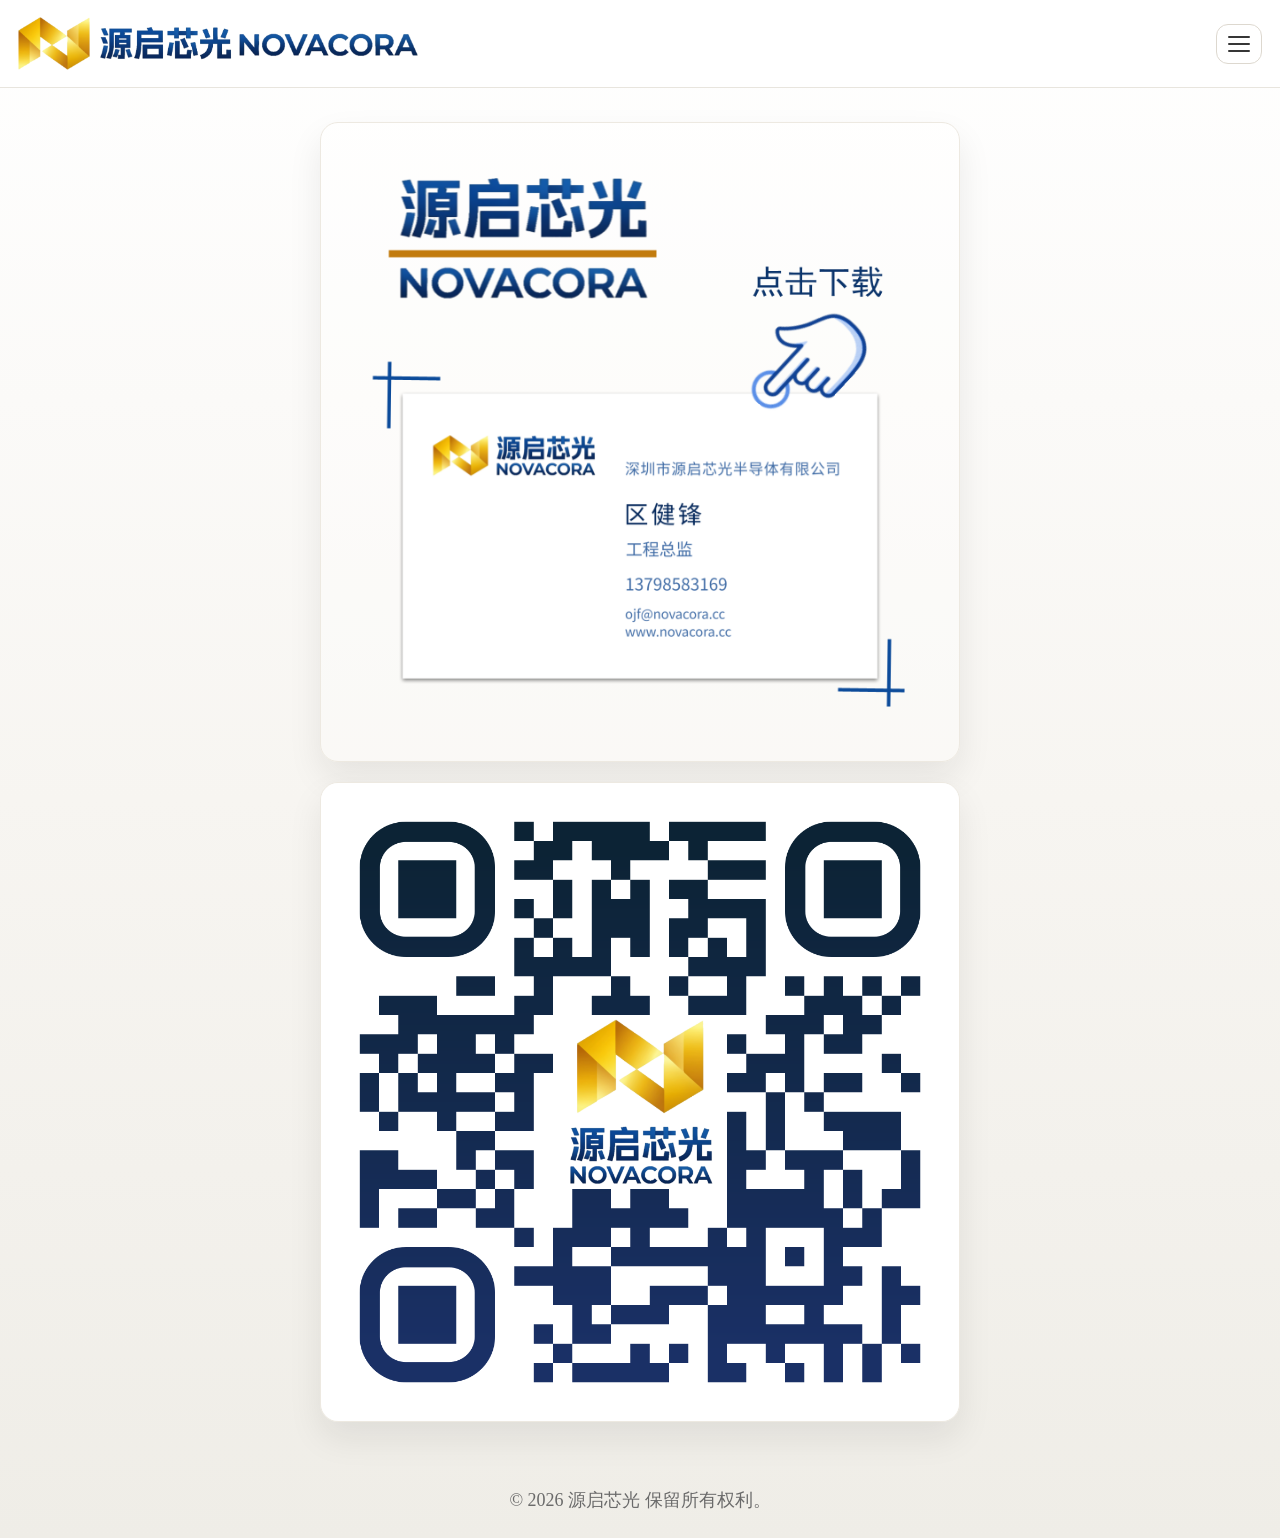
<file: ojf.html>
<!doctype html>
<html lang="zh-Hans">
<head>
  <meta charset="utf-8">
  <meta name="viewport" content="width=device-width, initial-scale=1">
  <title>源启芯光 | OJF</title>
  <link rel="stylesheet" href="assets/css/styles.css">
</head>
<body>
  <header class="site-header">
    <a class="logo-link" href="index.html" aria-label="返回首页">
      <img src="assets/images/NOVACORA_LOGO_Title.png" alt="源启芯光标识">
    </a>
    <div class="menu-wrap">
      <button class="menu-btn" type="button" aria-label="打开菜单" aria-expanded="false">
        <span></span><span></span><span></span>
      </button>
      <nav class="menu-panel" aria-label="页面菜单">
        <a href="introduction.html">公司简介</a>
        <a href="solution1.html">GPU稳压FOPLP+TSC方案</a>
        <a href="solution2.html">无人机驱动FOPLP+TSC方案</a>
        <a href="solution3.html">同步整流FOPLP+TSC方案</a>
        <a href="solution4.html">直流转换FOPLP+TSC方案</a>
      </nav>
    </div>
  </header>

  <main class="page">
    <section class="sub-wrap">
      <article class="sub-image-block">
        <a href="assets/download/Novacora源启芯光_区健锋_OJF.pdf" download="Novacora源启芯光_区健锋_OJF.pdf" aria-label="下载 OJF PDF">
          <img src="assets/images/NOVACORA_WEB_DOWNALOAD_OJF.png" alt="点击下载 OJF 名片 PDF">
        </a>
      </article>
      <article class="sub-image-block">
        <img src="assets/images/qr-code_NOVACORA_OJF.png" alt="OJF 二维码">
      </article>
    </section>
  </main>

  <footer class="page-footer">© 2026 源启芯光 保留所有权利。</footer>
  <script src="assets/js/site.js"></script>
</body>
</html>
</file>
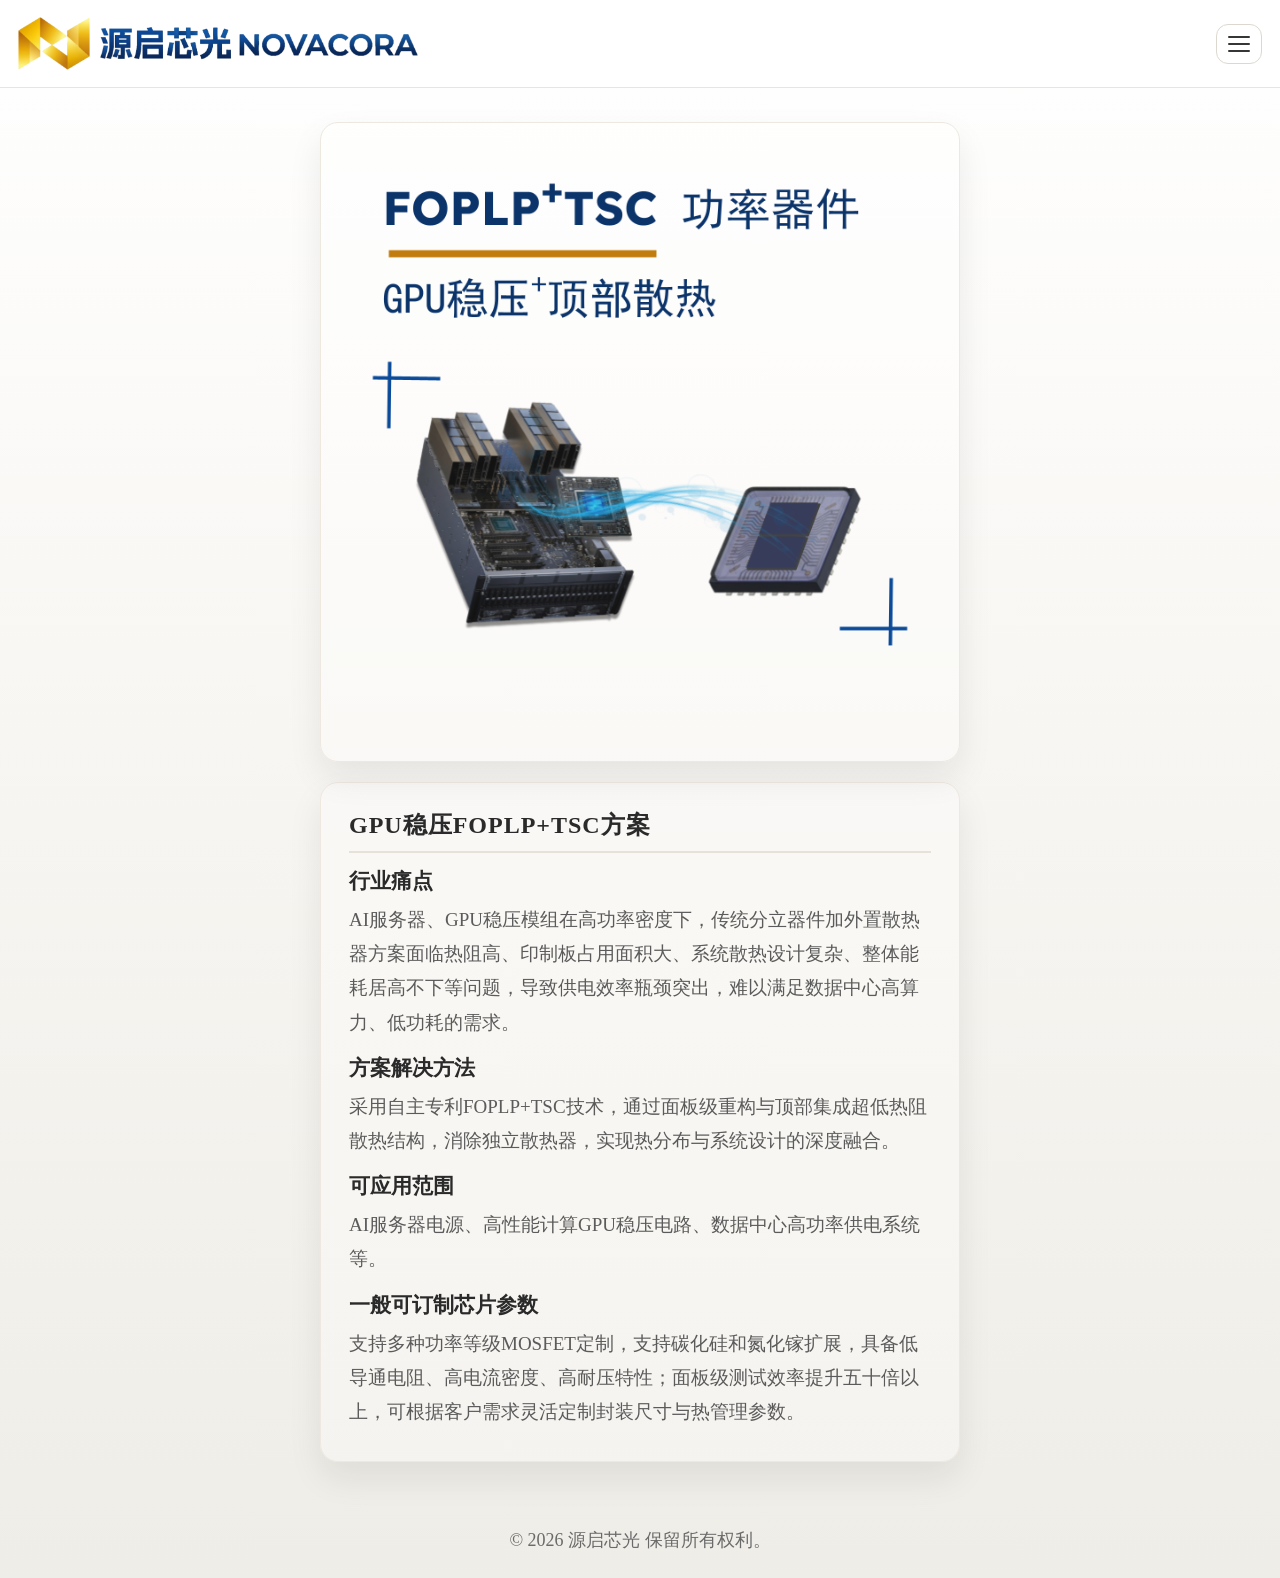
<file: solution1.html>
<!doctype html>
<html lang="zh-Hans">
<head>
  <meta charset="utf-8">
  <meta name="viewport" content="width=device-width, initial-scale=1">
  <title>源启芯光 | GPU稳压FOPLP+TSC方案</title>
  <link rel="stylesheet" href="assets/css/styles.css">
</head>
<body>
  <header class="site-header">
    <a class="logo-link" href="index.html" aria-label="返回首页">
      <img src="assets/images/NOVACORA_LOGO_Title.png" alt="源启芯光标识">
    </a>
    <div class="menu-wrap">
      <button class="menu-btn" type="button" aria-label="打开菜单" aria-expanded="false">
        <span></span><span></span><span></span>
      </button>
      <nav class="menu-panel" aria-label="页面菜单">
        <a href="introduction.html">公司简介</a>
        <a href="solution1.html">GPU稳压FOPLP+TSC方案</a>
        <a href="solution2.html">无人机驱动FOPLP+TSC方案</a>
        <a href="solution3.html">同步整流FOPLP+TSC方案</a>
        <a href="solution4.html">直流转换FOPLP+TSC方案</a>
      </nav>
    </div>
  </header>

  <main class="page">
    <section class="sub-wrap">
      <article class="sub-image-block">
        <img src="assets/images/NOVACORA_WEB_SUB_SOLUTION_1.png" alt="GPU稳压方案配图">
      </article>

      <article class="menu-text">
        <h1 class="menu-title">GPU稳压FOPLP+TSC方案</h1>
        <section class="menu-item">
          <h2>行业痛点</h2>
          <p>AI服务器、GPU稳压模组在高功率密度下，传统分立器件加外置散热器方案面临热阻高、印制板占用面积大、系统散热设计复杂、整体能耗居高不下等问题，导致供电效率瓶颈突出，难以满足数据中心高算力、低功耗的需求。</p>
        </section>
        <section class="menu-item">
          <h2>方案解决方法</h2>
          <p>采用自主专利FOPLP+TSC技术，通过面板级重构与顶部集成超低热阻散热结构，消除独立散热器，实现热分布与系统设计的深度融合。</p>
        </section>
        <section class="menu-item">
          <h2>可应用范围</h2>
          <p>AI服务器电源、高性能计算GPU稳压电路、数据中心高功率供电系统等。</p>
        </section>
        <section class="menu-item">
          <h2>一般可订制芯片参数</h2>
          <p>支持多种功率等级MOSFET定制，支持碳化硅和氮化镓扩展，具备低导通电阻、高电流密度、高耐压特性；面板级测试效率提升五十倍以上，可根据客户需求灵活定制封装尺寸与热管理参数。</p>
        </section>
      </article>
    </section>
  </main>

  <footer class="page-footer">© 2026 源启芯光 保留所有权利。</footer>
  <script src="assets/js/site.js"></script>
</body>
</html>
</file>
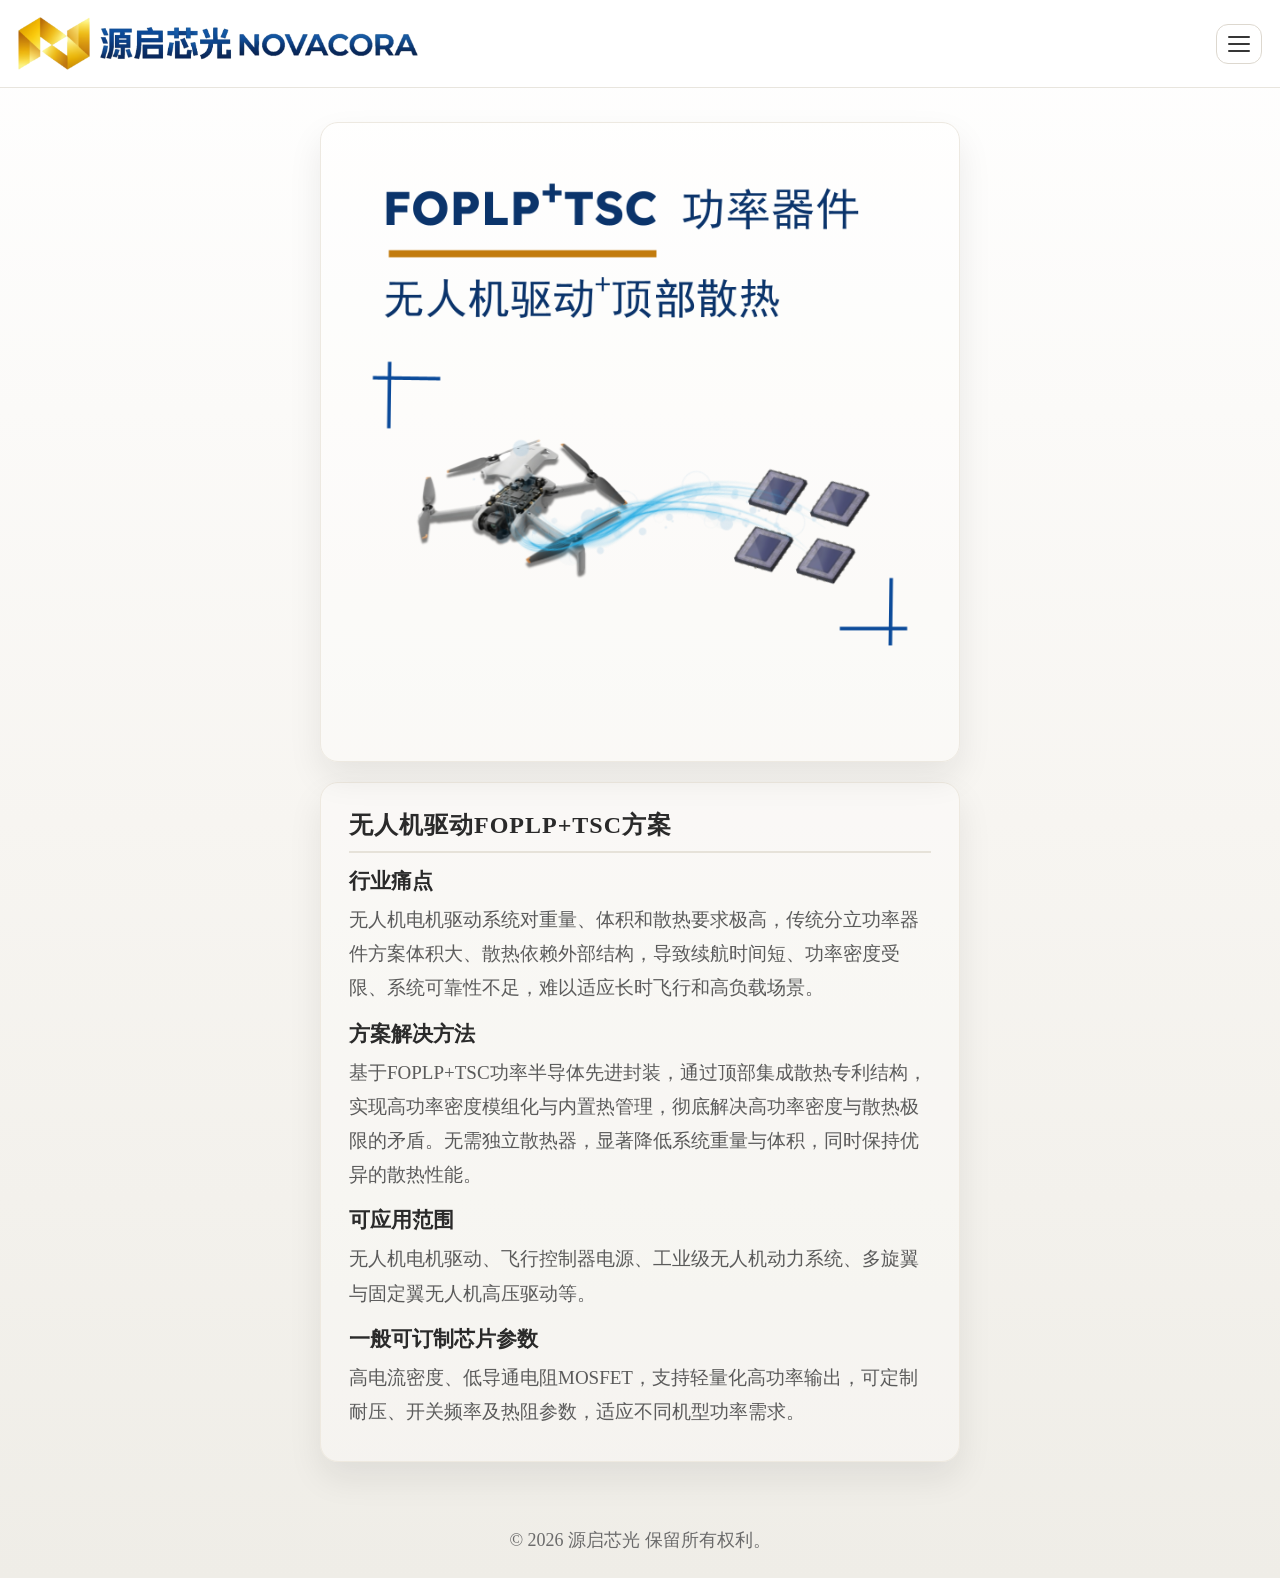
<file: solution2.html>
<!doctype html>
<html lang="zh-Hans">
<head>
  <meta charset="utf-8">
  <meta name="viewport" content="width=device-width, initial-scale=1">
  <title>源启芯光 | 无人机驱动FOPLP+TSC方案</title>
  <link rel="stylesheet" href="assets/css/styles.css">
</head>
<body>
  <header class="site-header">
    <a class="logo-link" href="index.html" aria-label="返回首页">
      <img src="assets/images/NOVACORA_LOGO_Title.png" alt="源启芯光标识">
    </a>
    <div class="menu-wrap">
      <button class="menu-btn" type="button" aria-label="打开菜单" aria-expanded="false">
        <span></span><span></span><span></span>
      </button>
      <nav class="menu-panel" aria-label="页面菜单">
        <a href="introduction.html">公司简介</a>
        <a href="solution1.html">GPU稳压FOPLP+TSC方案</a>
        <a href="solution2.html">无人机驱动FOPLP+TSC方案</a>
        <a href="solution3.html">同步整流FOPLP+TSC方案</a>
        <a href="solution4.html">直流转换FOPLP+TSC方案</a>
      </nav>
    </div>
  </header>

  <main class="page">
    <section class="sub-wrap">
      <article class="sub-image-block">
        <img src="assets/images/NOVACORA_WEB_SUB_SOLUTION_2.png" alt="无人机驱动方案配图">
      </article>

      <article class="menu-text">
        <h1 class="menu-title">无人机驱动FOPLP+TSC方案</h1>
        <section class="menu-item">
          <h2>行业痛点</h2>
          <p>无人机电机驱动系统对重量、体积和散热要求极高，传统分立功率器件方案体积大、散热依赖外部结构，导致续航时间短、功率密度受限、系统可靠性不足，难以适应长时飞行和高负载场景。</p>
        </section>
        <section class="menu-item">
          <h2>方案解决方法</h2>
          <p>基于FOPLP+TSC功率半导体先进封装，通过顶部集成散热专利结构，实现高功率密度模组化与内置热管理，彻底解决高功率密度与散热极限的矛盾。无需独立散热器，显著降低系统重量与体积，同时保持优异的散热性能。</p>
        </section>
        <section class="menu-item">
          <h2>可应用范围</h2>
          <p>无人机电机驱动、飞行控制器电源、工业级无人机动力系统、多旋翼与固定翼无人机高压驱动等。</p>
        </section>
        <section class="menu-item">
          <h2>一般可订制芯片参数</h2>
          <p>高电流密度、低导通电阻MOSFET，支持轻量化高功率输出，可定制耐压、开关频率及热阻参数，适应不同机型功率需求。</p>
        </section>
      </article>
    </section>
  </main>

  <footer class="page-footer">© 2026 源启芯光 保留所有权利。</footer>
  <script src="assets/js/site.js"></script>
</body>
</html>
</file>
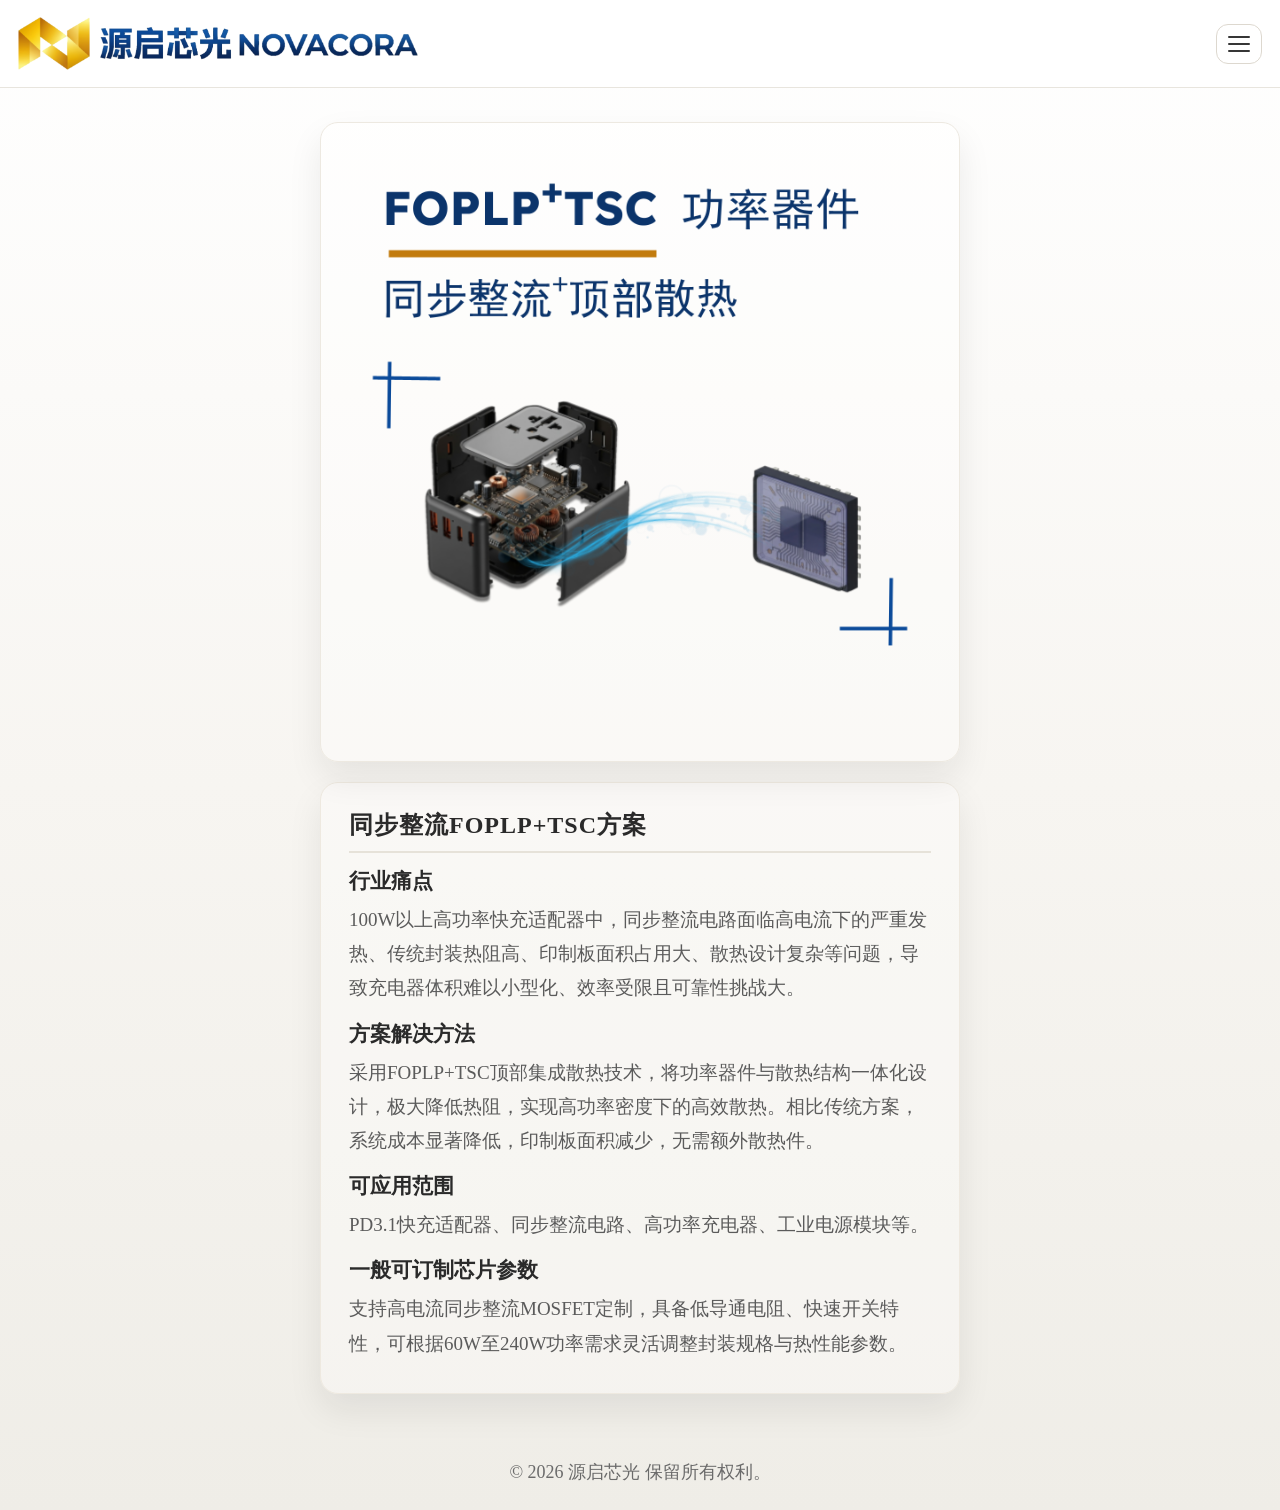
<file: solution3.html>
<!doctype html>
<html lang="zh-Hans">
<head>
  <meta charset="utf-8">
  <meta name="viewport" content="width=device-width, initial-scale=1">
  <title>源启芯光 | 同步整流FOPLP+TSC方案</title>
  <link rel="stylesheet" href="assets/css/styles.css">
</head>
<body>
  <header class="site-header">
    <a class="logo-link" href="index.html" aria-label="返回首页">
      <img src="assets/images/NOVACORA_LOGO_Title.png" alt="源启芯光标识">
    </a>
    <div class="menu-wrap">
      <button class="menu-btn" type="button" aria-label="打开菜单" aria-expanded="false">
        <span></span><span></span><span></span>
      </button>
      <nav class="menu-panel" aria-label="页面菜单">
        <a href="introduction.html">公司简介</a>
        <a href="solution1.html">GPU稳压FOPLP+TSC方案</a>
        <a href="solution2.html">无人机驱动FOPLP+TSC方案</a>
        <a href="solution3.html">同步整流FOPLP+TSC方案</a>
        <a href="solution4.html">直流转换FOPLP+TSC方案</a>
      </nav>
    </div>
  </header>

  <main class="page">
    <section class="sub-wrap">
      <article class="sub-image-block">
        <img src="assets/images/NOVACORA_WEB_SUB_SOLUTION_3.png" alt="同步整流方案配图">
      </article>

      <article class="menu-text">
        <h1 class="menu-title">同步整流FOPLP+TSC方案</h1>
        <section class="menu-item">
          <h2>行业痛点</h2>
          <p>100W以上高功率快充适配器中，同步整流电路面临高电流下的严重发热、传统封装热阻高、印制板面积占用大、散热设计复杂等问题，导致充电器体积难以小型化、效率受限且可靠性挑战大。</p>
        </section>
        <section class="menu-item">
          <h2>方案解决方法</h2>
          <p>采用FOPLP+TSC顶部集成散热技术，将功率器件与散热结构一体化设计，极大降低热阻，实现高功率密度下的高效散热。相比传统方案，系统成本显著降低，印制板面积减少，无需额外散热件。</p>
        </section>
        <section class="menu-item">
          <h2>可应用范围</h2>
          <p>PD3.1快充适配器、同步整流电路、高功率充电器、工业电源模块等。</p>
        </section>
        <section class="menu-item">
          <h2>一般可订制芯片参数</h2>
          <p>支持高电流同步整流MOSFET定制，具备低导通电阻、快速开关特性，可根据60W至240W功率需求灵活调整封装规格与热性能参数。</p>
        </section>
      </article>
    </section>
  </main>

  <footer class="page-footer">© 2026 源启芯光 保留所有权利。</footer>
  <script src="assets/js/site.js"></script>
</body>
</html>
</file>
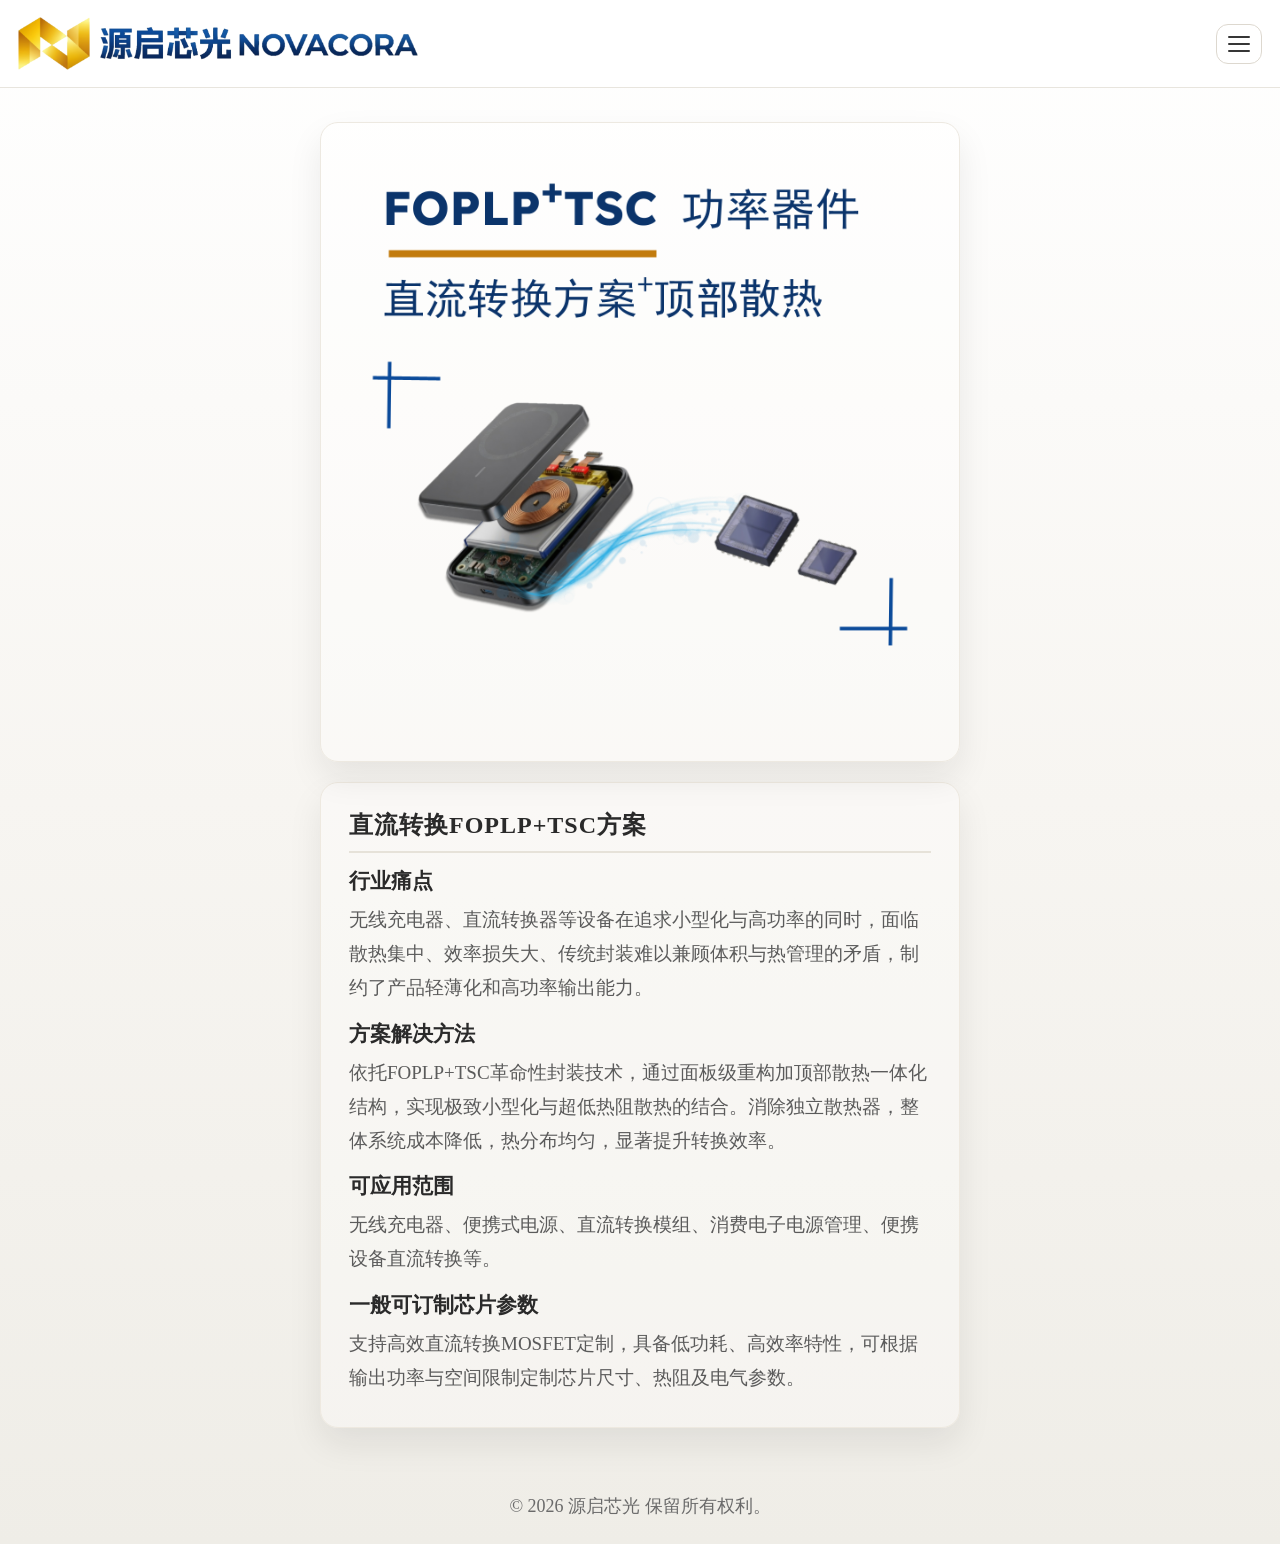
<file: solution4.html>
<!doctype html>
<html lang="zh-Hans">
<head>
  <meta charset="utf-8">
  <meta name="viewport" content="width=device-width, initial-scale=1">
  <title>源启芯光 | 直流转换FOPLP+TSC方案</title>
  <link rel="stylesheet" href="assets/css/styles.css">
</head>
<body>
  <header class="site-header">
    <a class="logo-link" href="index.html" aria-label="返回首页">
      <img src="assets/images/NOVACORA_LOGO_Title.png" alt="源启芯光标识">
    </a>
    <div class="menu-wrap">
      <button class="menu-btn" type="button" aria-label="打开菜单" aria-expanded="false">
        <span></span><span></span><span></span>
      </button>
      <nav class="menu-panel" aria-label="页面菜单">
        <a href="introduction.html">公司简介</a>
        <a href="solution1.html">GPU稳压FOPLP+TSC方案</a>
        <a href="solution2.html">无人机驱动FOPLP+TSC方案</a>
        <a href="solution3.html">同步整流FOPLP+TSC方案</a>
        <a href="solution4.html">直流转换FOPLP+TSC方案</a>
      </nav>
    </div>
  </header>

  <main class="page">
    <section class="sub-wrap">
      <article class="sub-image-block">
        <img src="assets/images/NOVACORA_WEB_SUB_SOLUTION_4.png" alt="直流转换方案配图">
      </article>

      <article class="menu-text">
        <h1 class="menu-title">直流转换FOPLP+TSC方案</h1>
        <section class="menu-item">
          <h2>行业痛点</h2>
          <p>无线充电器、直流转换器等设备在追求小型化与高功率的同时，面临散热集中、效率损失大、传统封装难以兼顾体积与热管理的矛盾，制约了产品轻薄化和高功率输出能力。</p>
        </section>
        <section class="menu-item">
          <h2>方案解决方法</h2>
          <p>依托FOPLP+TSC革命性封装技术，通过面板级重构加顶部散热一体化结构，实现极致小型化与超低热阻散热的结合。消除独立散热器，整体系统成本降低，热分布均匀，显著提升转换效率。</p>
        </section>
        <section class="menu-item">
          <h2>可应用范围</h2>
          <p>无线充电器、便携式电源、直流转换模组、消费电子电源管理、便携设备直流转换等。</p>
        </section>
        <section class="menu-item">
          <h2>一般可订制芯片参数</h2>
          <p>支持高效直流转换MOSFET定制，具备低功耗、高效率特性，可根据输出功率与空间限制定制芯片尺寸、热阻及电气参数。</p>
        </section>
      </article>
    </section>
  </main>

  <footer class="page-footer">© 2026 源启芯光 保留所有权利。</footer>
  <script src="assets/js/site.js"></script>
</body>
</html>
</file>
<file: assets/css/styles.css>
:root {
  --bg-a: #ffffff;
  --bg-b: #f7f5f1;
  --bg-c: #efede7;
  --text-main: #2a2a2a;
  --text-soft: #5b5b5b;
  --line: #e8e5de;
  --card: rgba(255, 255, 255, 0.3);
  --header-h: 88px;
  --radius: 18px;
  --shadow: 0 16px 34px rgba(30, 30, 30, 0.08);
}

* {
  box-sizing: border-box;
}

html,
body {
  margin: 0;
  padding: 0;
}

body {
  font-family: "Noto Serif SC", "Source Han Serif SC", "STSong", "SimSun", serif;
  color: var(--text-main);
  background: linear-gradient(180deg, var(--bg-a) 0%, var(--bg-b) 52%, var(--bg-c) 100%);
  min-height: 100vh;
}

.site-header {
  position: fixed;
  top: 0;
  left: 0;
  right: 0;
  z-index: 1000;
  height: var(--header-h);
  padding: 10px 14px;
  display: flex;
  align-items: center;
  justify-content: space-between;
  background: rgba(255, 255, 255, 0.92);
  backdrop-filter: blur(7px);
  border-bottom: 1px solid var(--line);
}

.logo-link {
  display: inline-flex;
  width: 50%;
  max-width: 400px;
  min-width: 180px;
  margin-left: 4px;
}

.logo-link img {
  width: 100%;
  height: auto;
  display: block;
}

.menu-wrap {
  position: relative;
  margin-right: 4px;
}

.menu-btn {
  width: 46px;
  height: 40px;
  border: 1px solid #ddd8cf;
  background: #fff;
  border-radius: 12px;
  cursor: pointer;
  display: flex;
  flex-direction: column;
  justify-content: center;
  align-items: center;
  gap: 5px;
}

.menu-btn span {
  width: 22px;
  height: 2px;
  background: #363636;
  border-radius: 2px;
}

.menu-panel {
  position: absolute;
  top: 52px;
  right: 0;
  width: 280px;
  max-width: calc(100vw - 24px);
  background: rgba(255, 255, 255, 0.98);
  border: 1px solid var(--line);
  box-shadow: var(--shadow);
  border-radius: 14px;
  overflow: hidden;
  display: none;
}

.menu-panel.open {
  display: block;
}

.menu-panel a {
  display: block;
  padding: 12px 14px;
  color: var(--text-main);
  text-decoration: none;
  border-bottom: 1px solid #f0ece4;
  font-size: 15px;
  line-height: 1.45;
}

.menu-panel a:last-child {
  border-bottom: 0;
}

.menu-panel a:hover,
.menu-panel a:focus-visible {
  background: #faf9f6;
}

.page {
  padding-top: calc(var(--header-h) + 16px);
  padding-bottom: 28px;
}

.home-list {
  display: flex;
  flex-direction: column;
  align-items: center;
  gap: 18px;
  padding: 10px 0 18px;
}

.home-block,
.sub-image-block {
  width: 100vw;
  border-radius: var(--radius);
  overflow: hidden;
  box-shadow: var(--shadow);
  border: 1px solid #ede9e1;
  background: rgba(255, 255, 255, 0.3);
  opacity: 0.2;
  transform: translateY(80px);
  transition: transform 0.85s ease, opacity 0.85s ease;
}

.home-block img,
.sub-image-block img {
  width: 100%;
  height: auto;
  display: block;
}

.revealed {
  opacity: 1;
  transform: translateY(0);
}

.sub-wrap {
  display: flex;
  flex-direction: column;
  align-items: center;
  gap: 20px;
  padding: 10px 10px 20px;
}

.menu-text {
  width: 100vw;
  background: var(--card);
  border: 1px solid #eee9e0;
  border-radius: var(--radius);
  box-shadow: var(--shadow);
  padding: 18px 16px;
}

.menu-title {
  margin: 0 0 14px;
  font-size: 20px;
  letter-spacing: 1px;
  font-weight: 600;
  border-bottom: 2px solid #e6e2d9;
  padding-bottom: 10px;
}

.menu-item {
  margin-bottom: 14px;
}

.menu-item:last-child {
  margin-bottom: 0;
}

.menu-item h2,
.menu-item h3 {
  margin: 0 0 8px;
  font-size: 17px;
  font-weight: 600;
}

.menu-item p {
  margin: 0 0 6px;
  line-height: 1.8;
  color: var(--text-soft);
  font-size: 15px;
}

.menu-item a {
  color: #2f5f90;
  text-decoration: underline;
  text-underline-offset: 2px;
}

.menu-item a:hover,
.menu-item a:focus-visible {
  color: #163e66;
}

.page-footer {
  text-align: center;
  color: #6a6a6a;
  font-size: 14px;
  padding: 18px 12px 26px;
}

@media (min-width: 768px) {
  .page {
    padding-top: calc(var(--header-h) + 24px);
  }

  .home-block {
    width: 75vw;
    max-width: 1080px;
  }

  .sub-image-block,
  .menu-text {
    width: 50vw;
    max-width: 860px;
  }

  .menu-text {
    padding: 26px 28px;
  }
}

@media (min-width: 1024px) and (orientation: landscape) {
  .menu-panel a {
    font-size: 19px;
  }

  .menu-title {
    font-size: 24px;
  }

  .menu-item h2,
  .menu-item h3 {
    font-size: 21px;
  }

  .menu-item p {
    font-size: 19px;
  }

  .page-footer {
    font-size: 18px;
  }
}

@media (prefers-reduced-motion: reduce) {
  .home-block,
  .sub-image-block {
    transition: none;
  }
}
</file>
